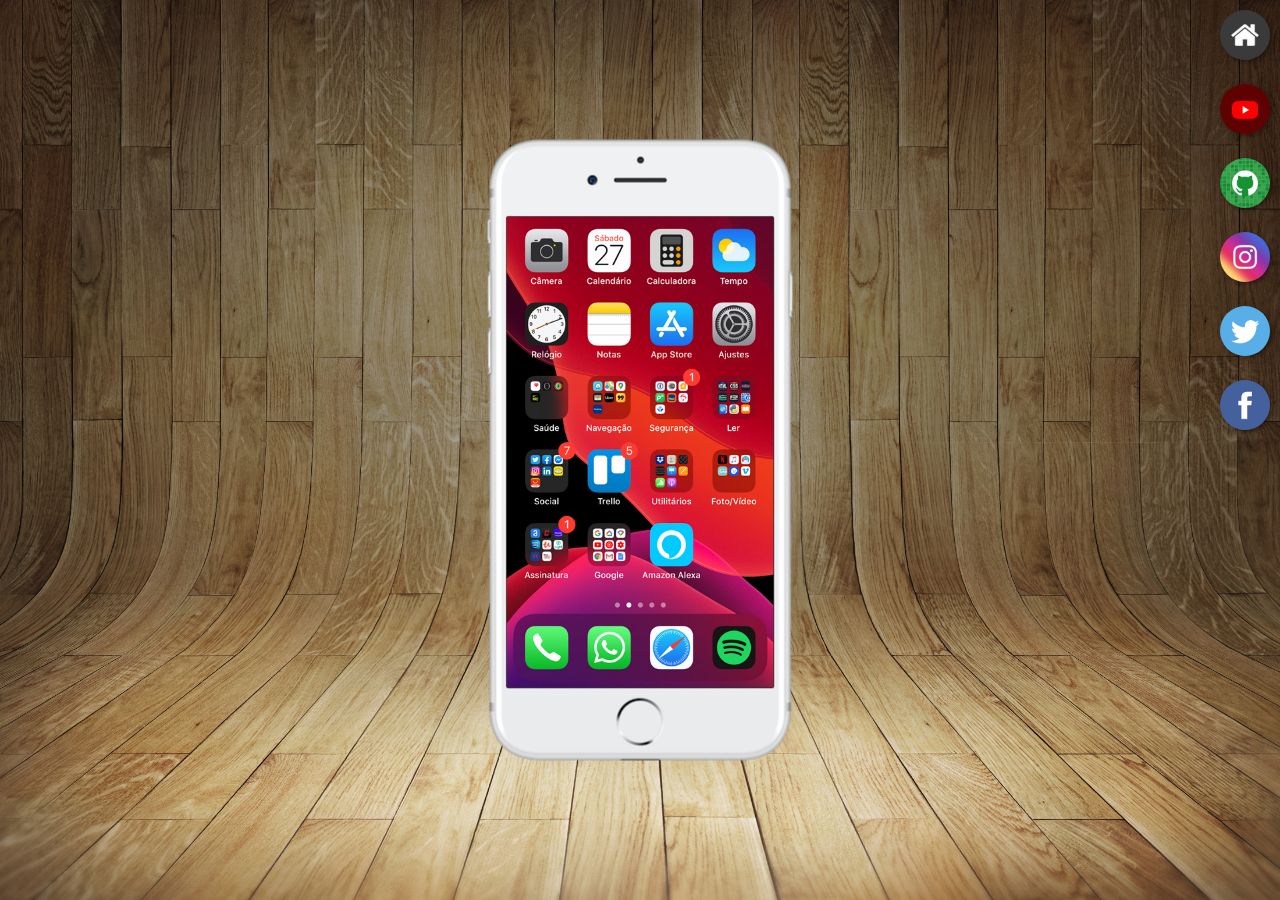
<file: index.html>
<!DOCTYPE html>
<html lang="pt-br">
<head>
    <meta charset="UTF-8">
    <meta name="viewport" content="width=device-width, initial-scale=1.0">
    <link rel="shortcut icon" href="favicon.ico" type="image/x-icon">
    <link rel="stylesheet" href="estilos/style.css">
    <title>Projeto Redes Sociais</title>
</head>
<body>
    <main>
        <section id="telefone">
            <iframe src="home.html" name='tela' id='tela' frameborder="0">
                Seu navegador não é compatível com isso.
            </iframe>
        </section>
        <section id="redes-sociais">
            <a href="home.html" target='tela'>
                <img src="imagens/logo-home.jpg" alt="Home">
            </a><br>
            <a href="youtube.html" target='tela'>
                <img src="imagens/logo-youtube.jpg" alt="YouTube">
            </a><br>
            <a href="github.html" target='tela'>
                <img src="imagens/logo-github.jpg" alt="GitHub">
            </a><br>
            <a href="instagram.html" target='tela'>
                <img src="imagens/logo-instagram.jpg" alt="Instagram">
            </a><br>
            <a href="twitter.html" target='tela'>
                <img src="imagens/logo-twitter.jpg" alt="Twitter">
            </a><br>
            <a href="facebook.html" target='tela'>
                <img src="imagens/logo-facebook.jpg" alt="Facebook">
            </a>
        </section>
    </main>
</body>
</html>
</file>
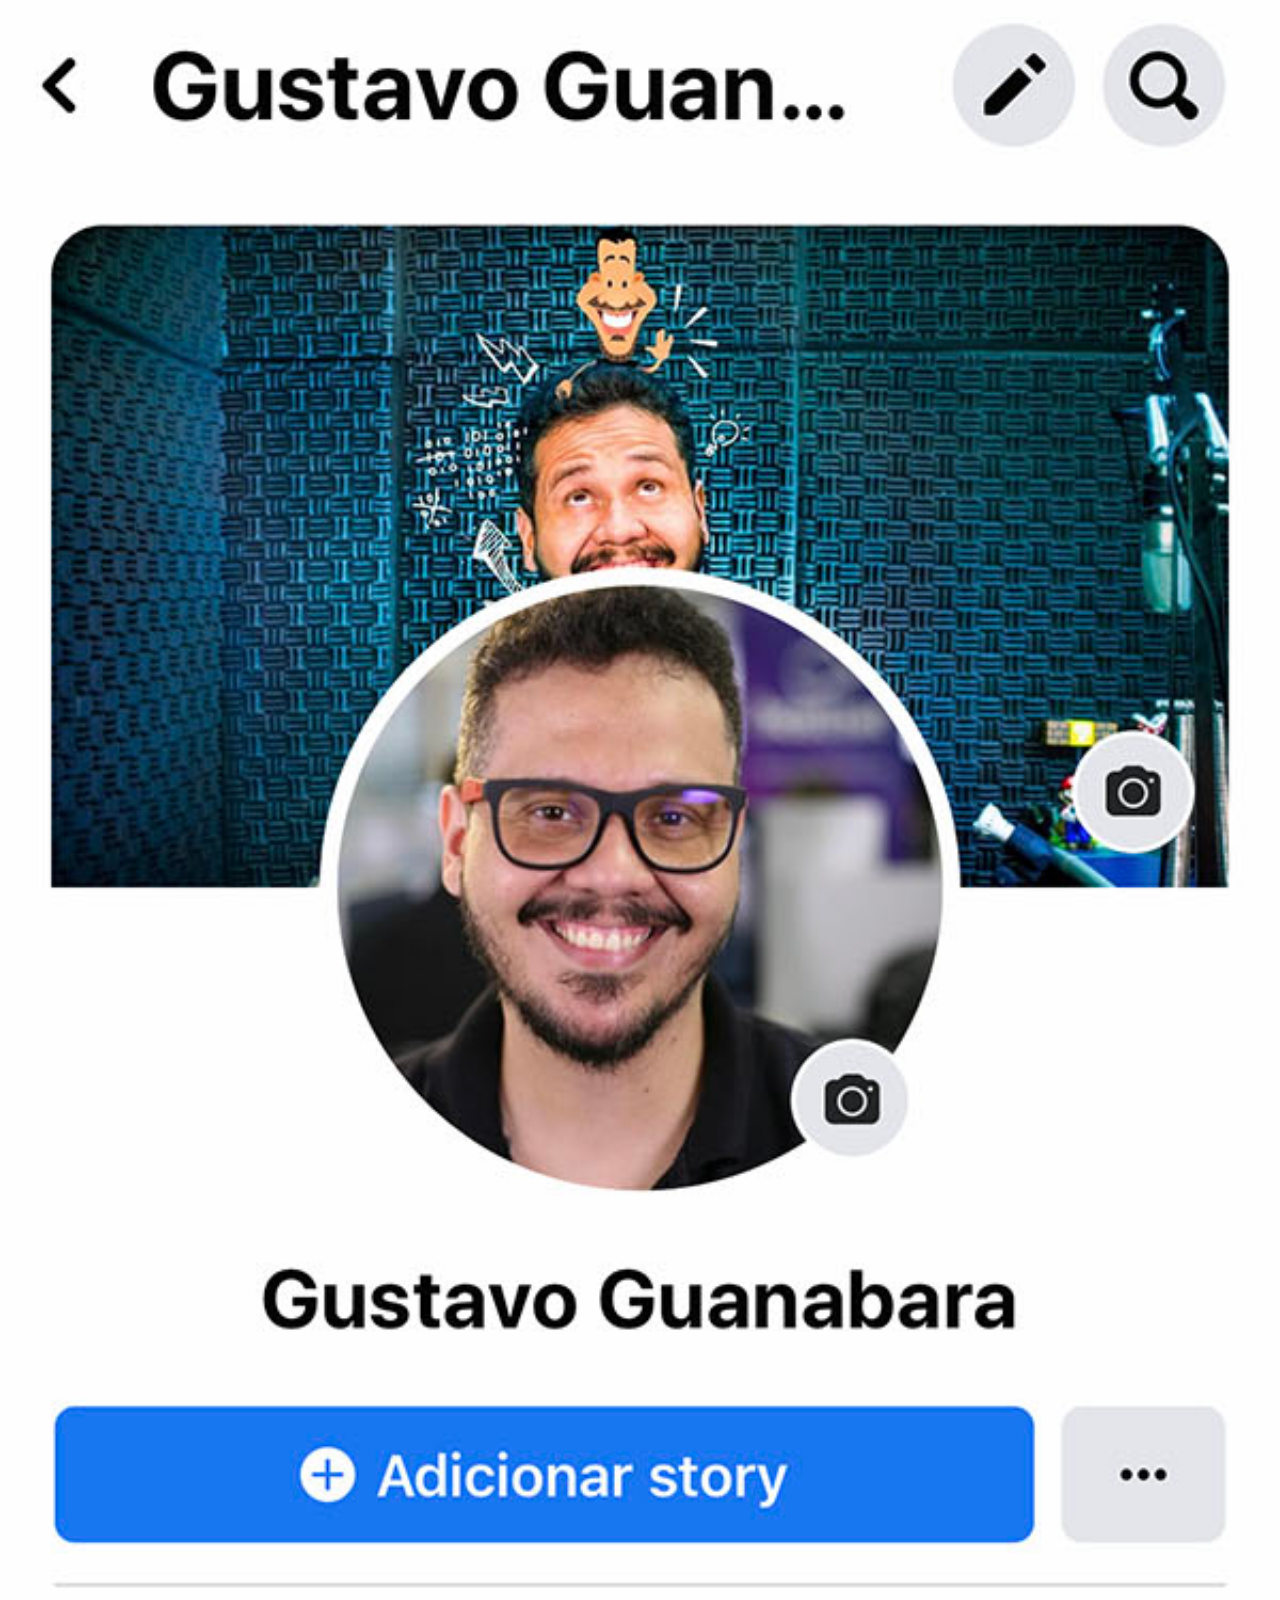
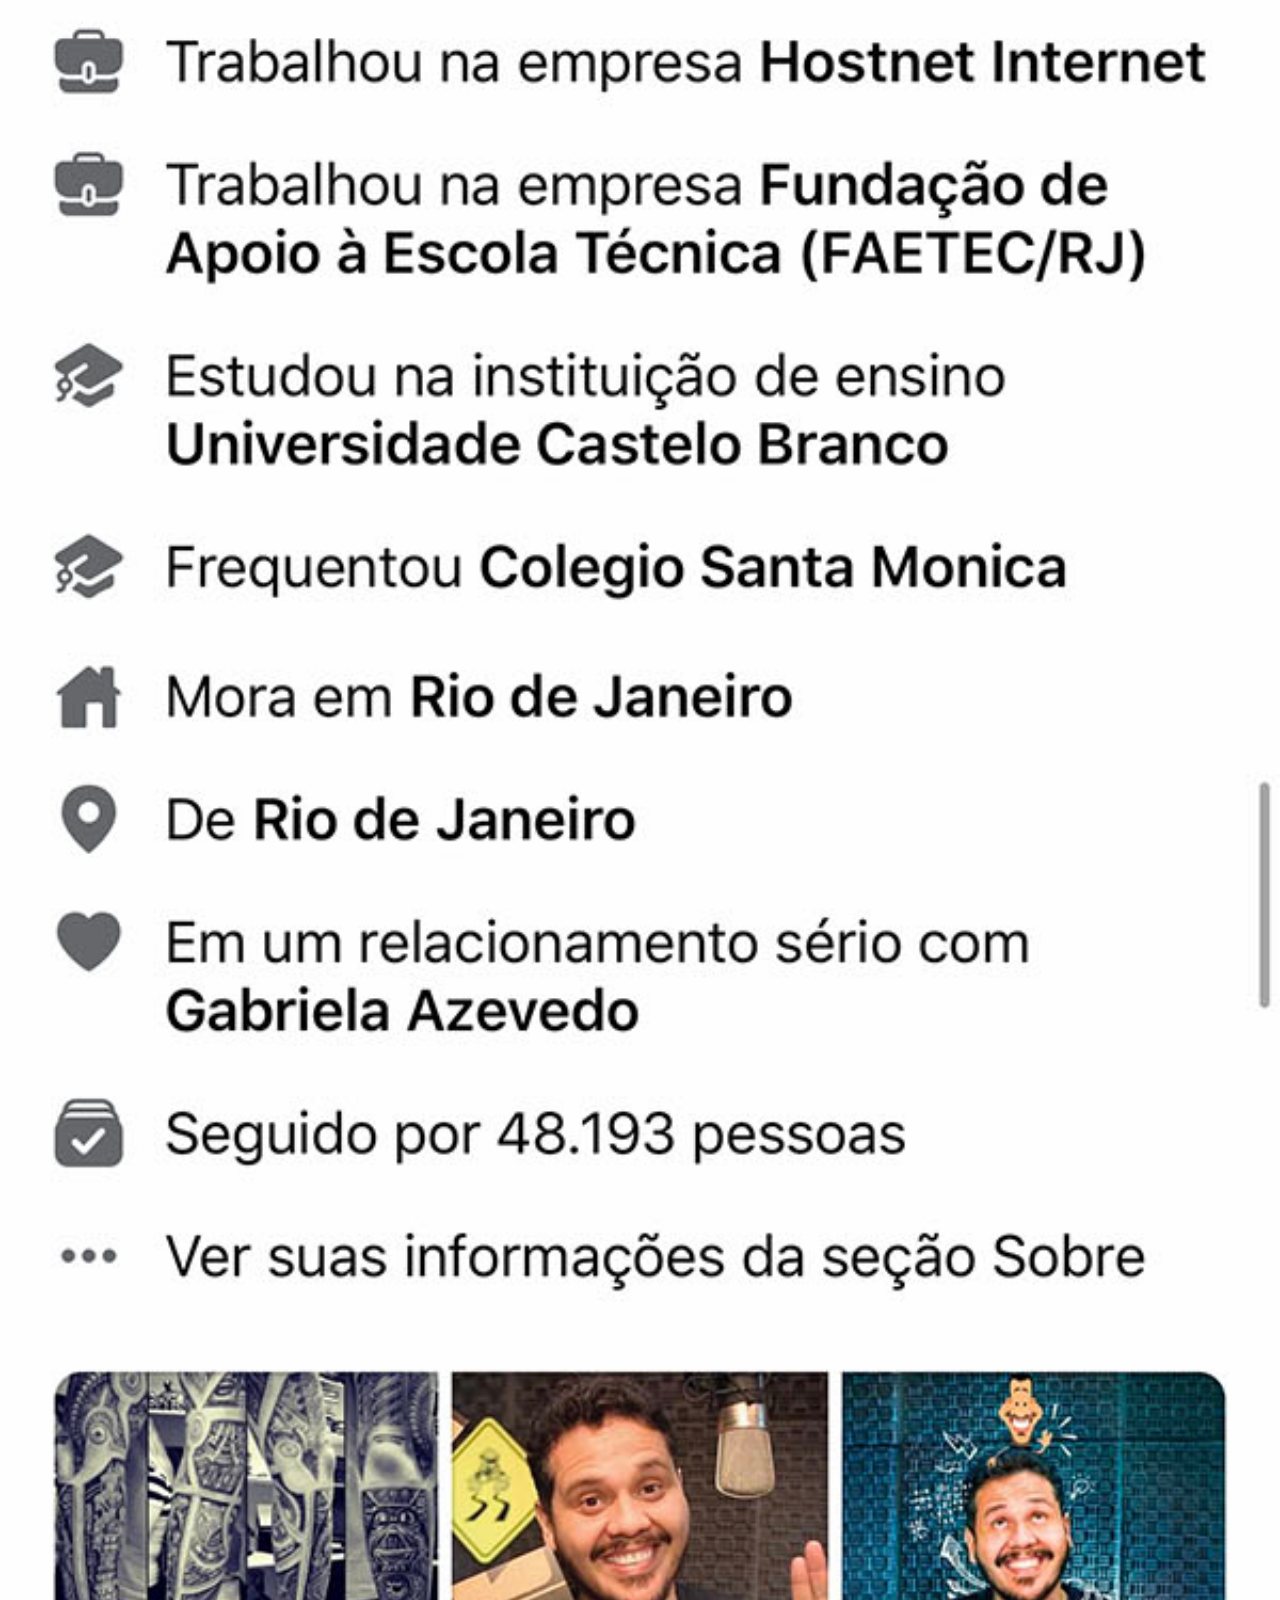
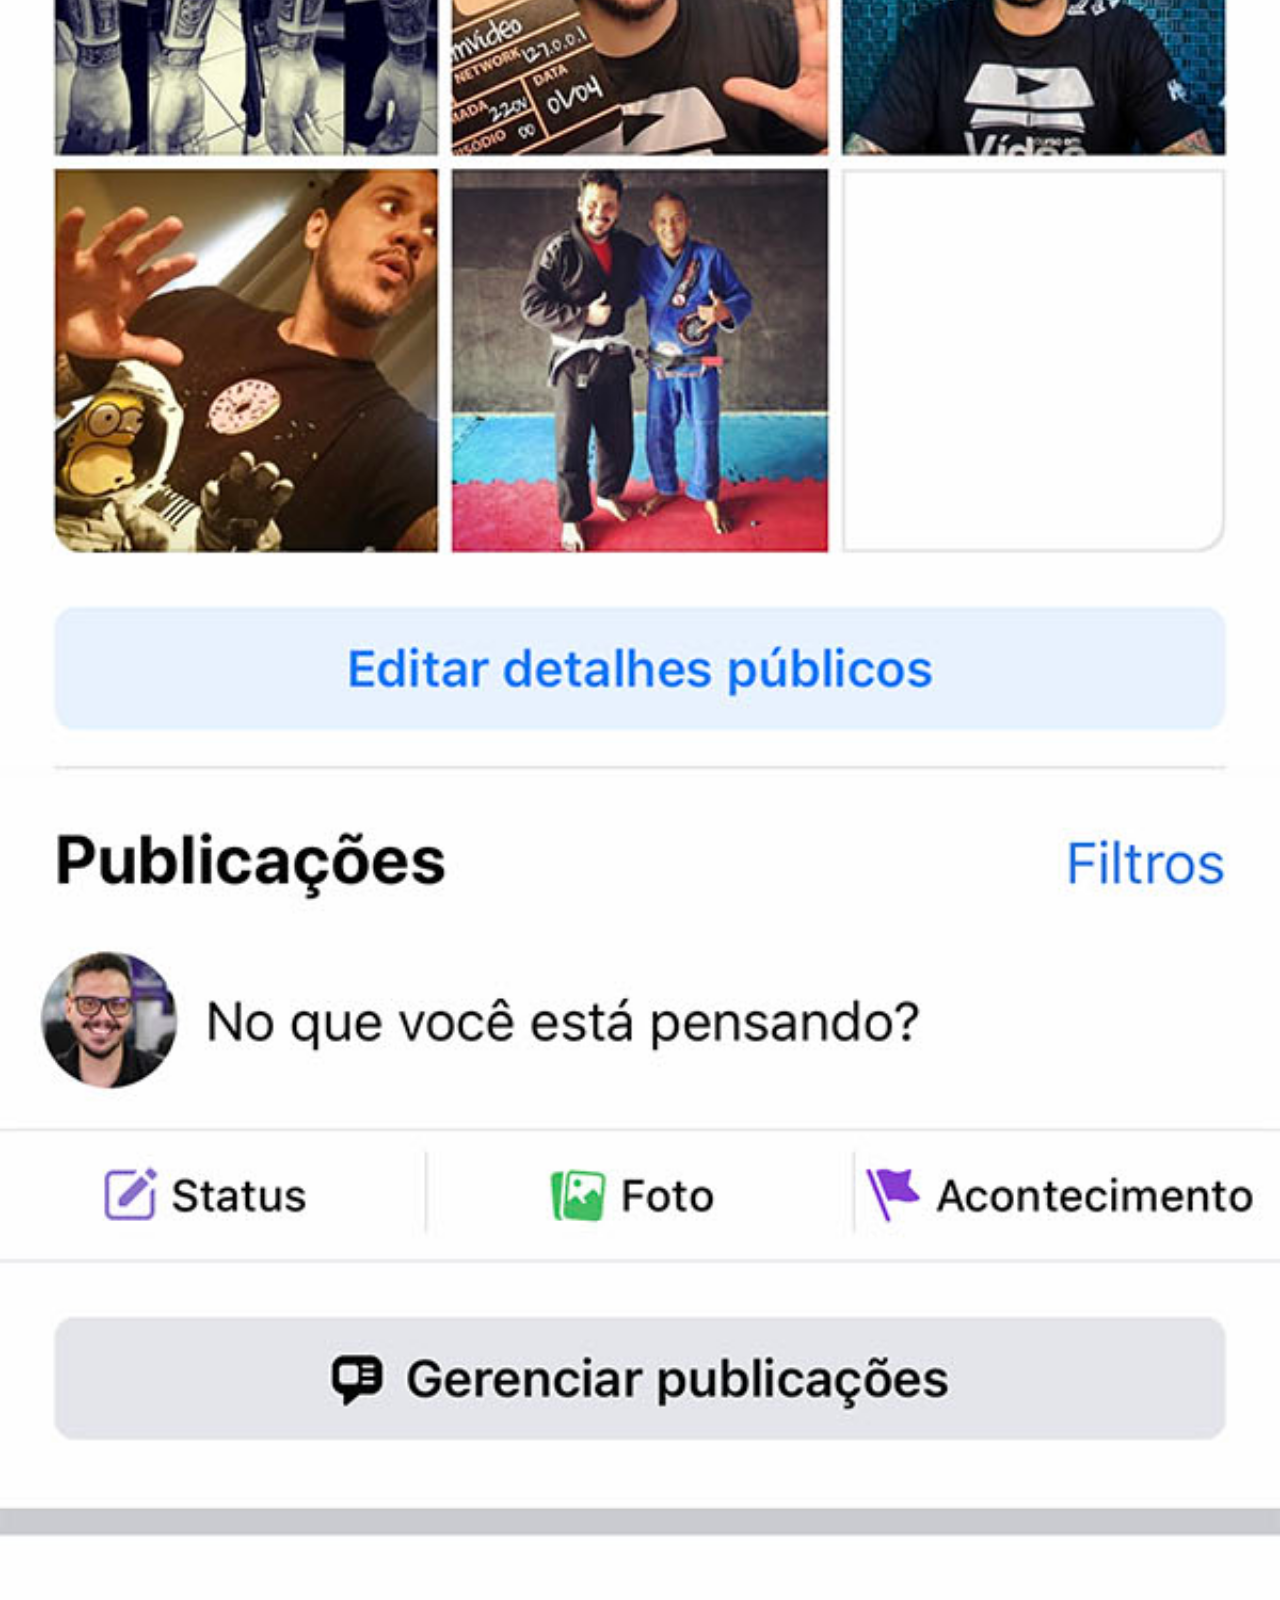
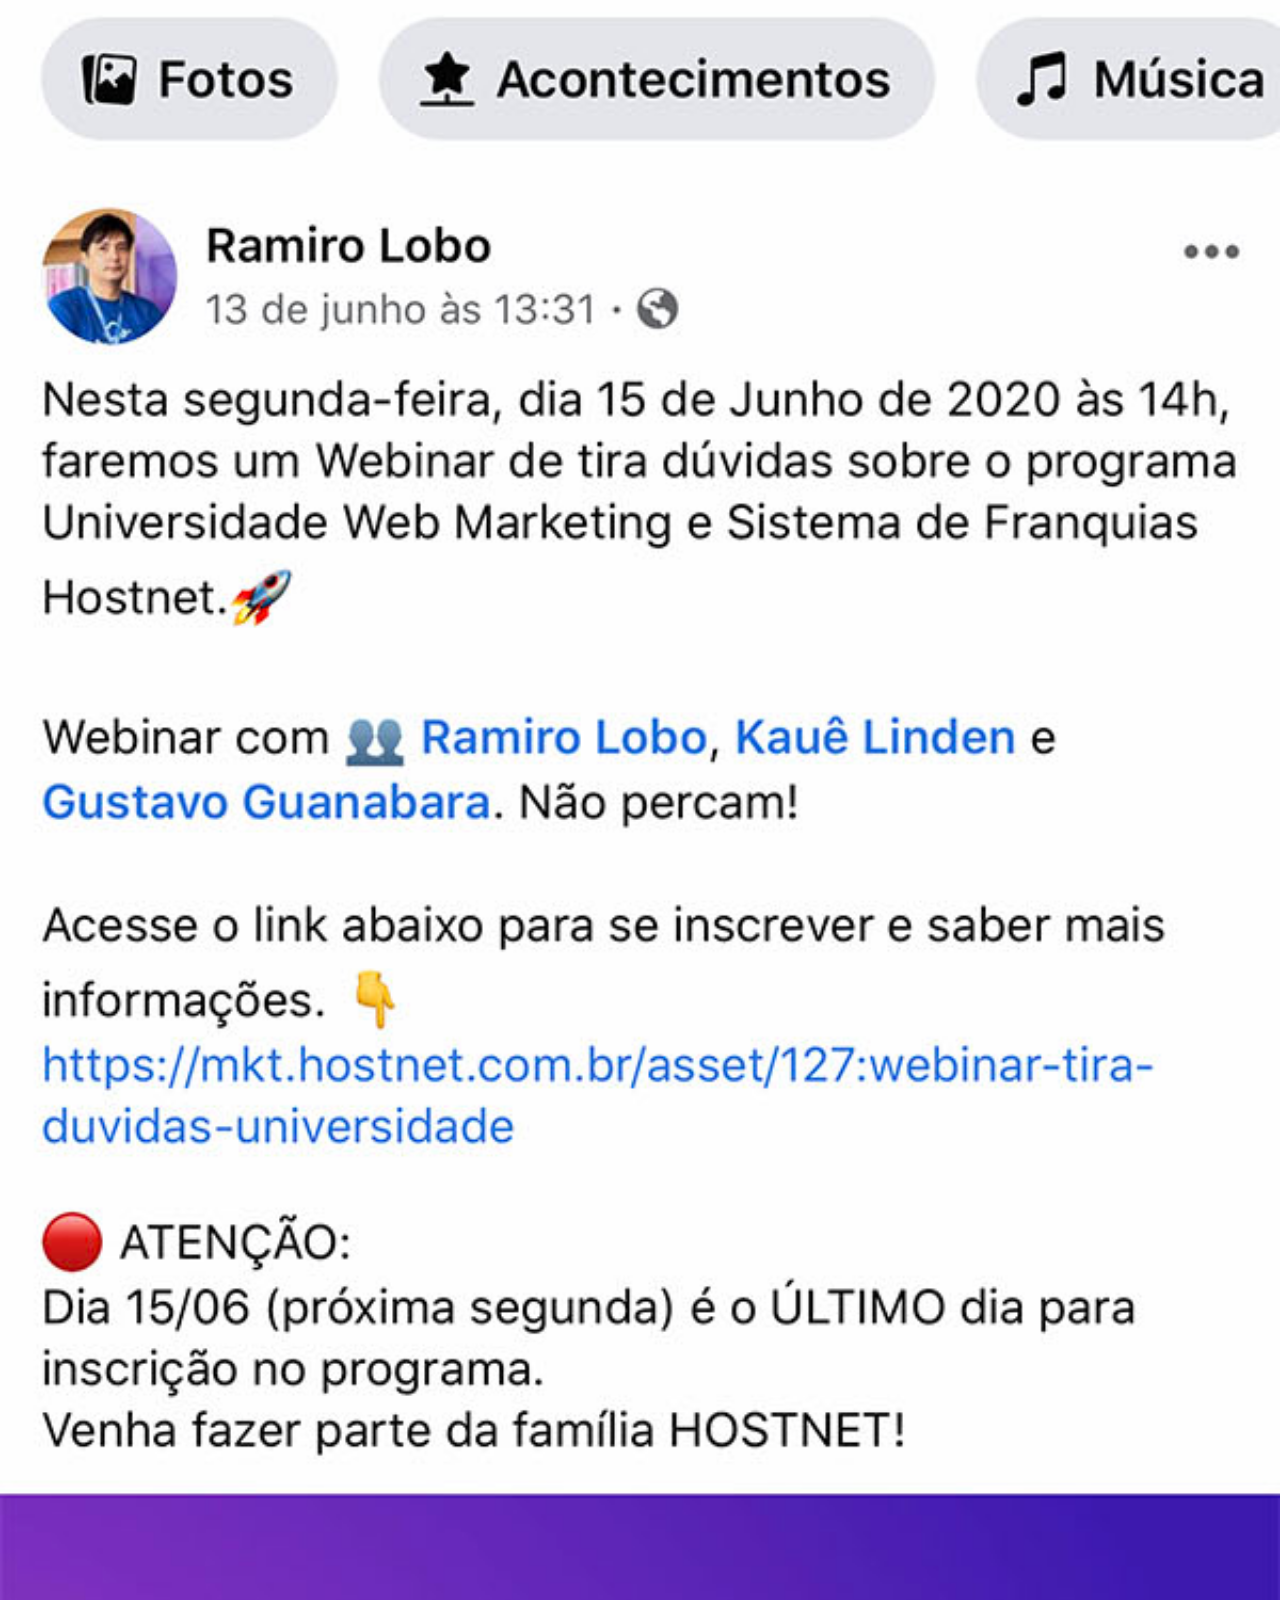
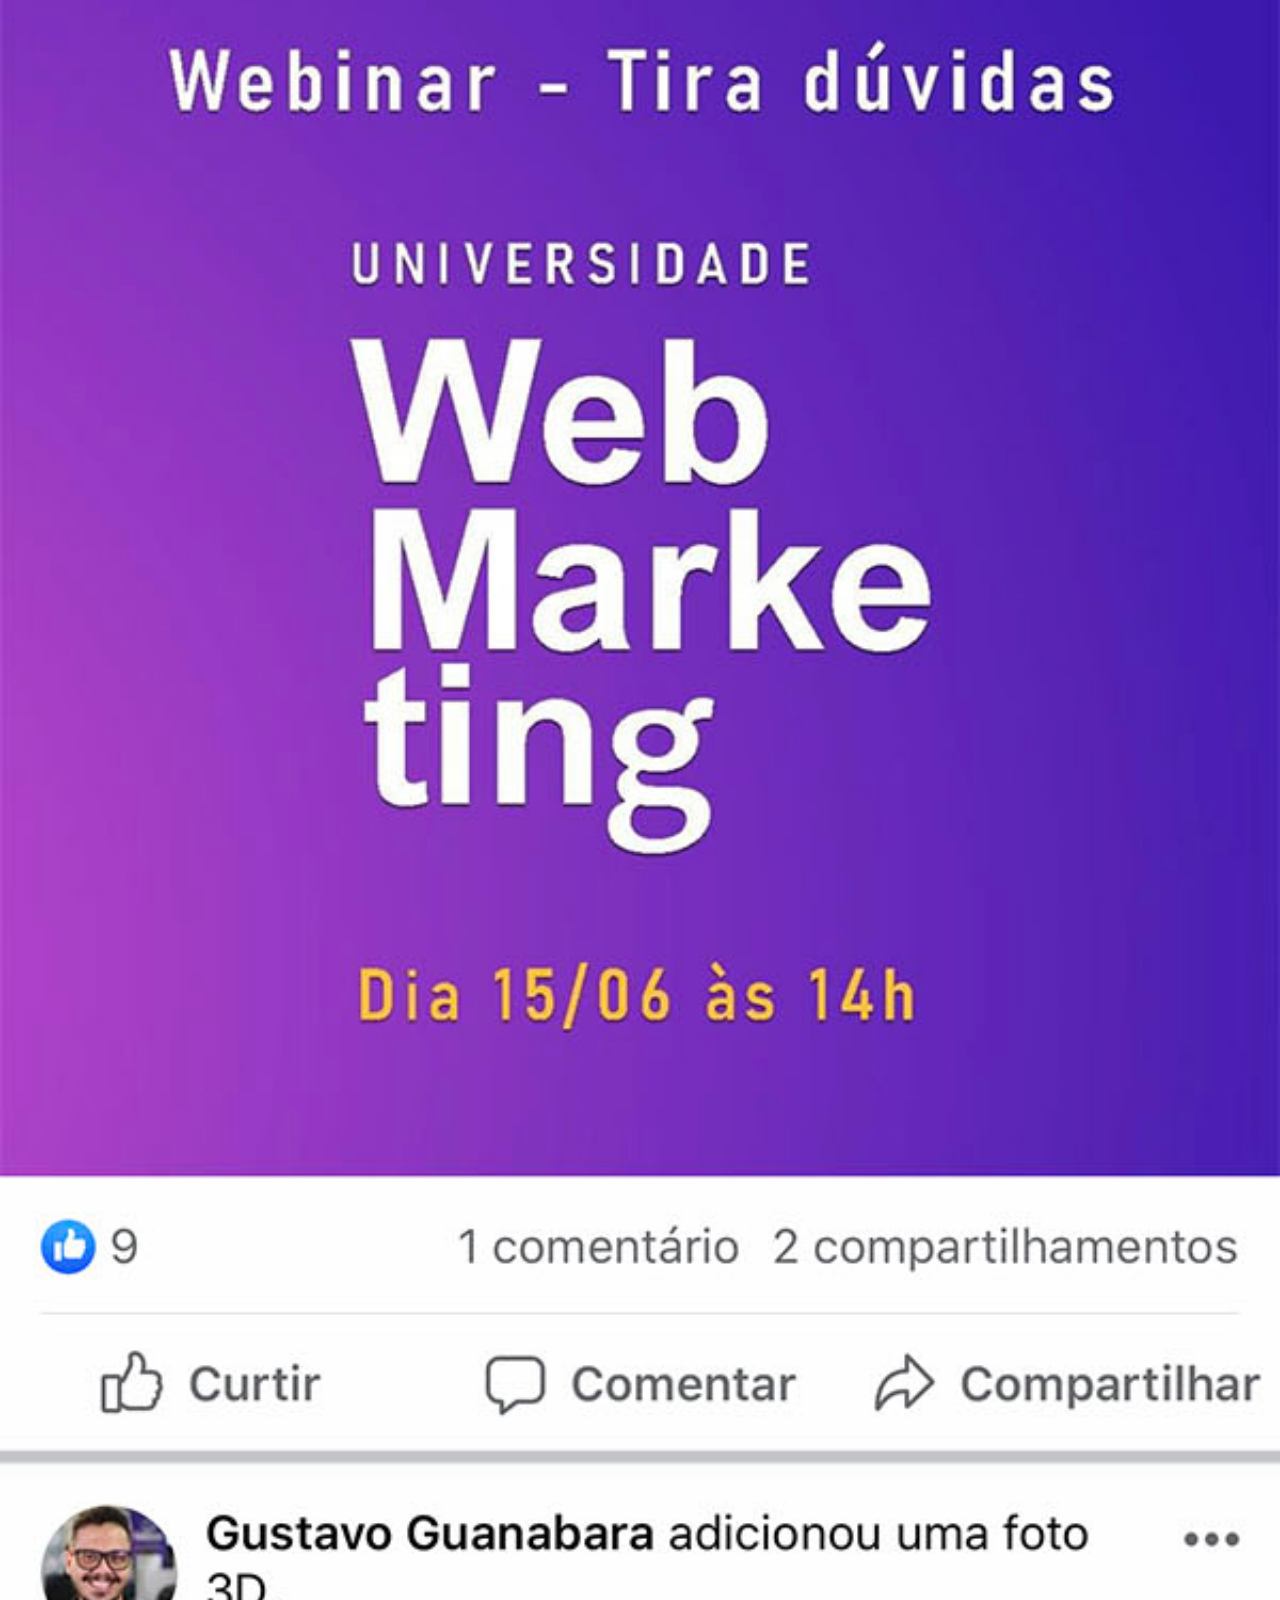
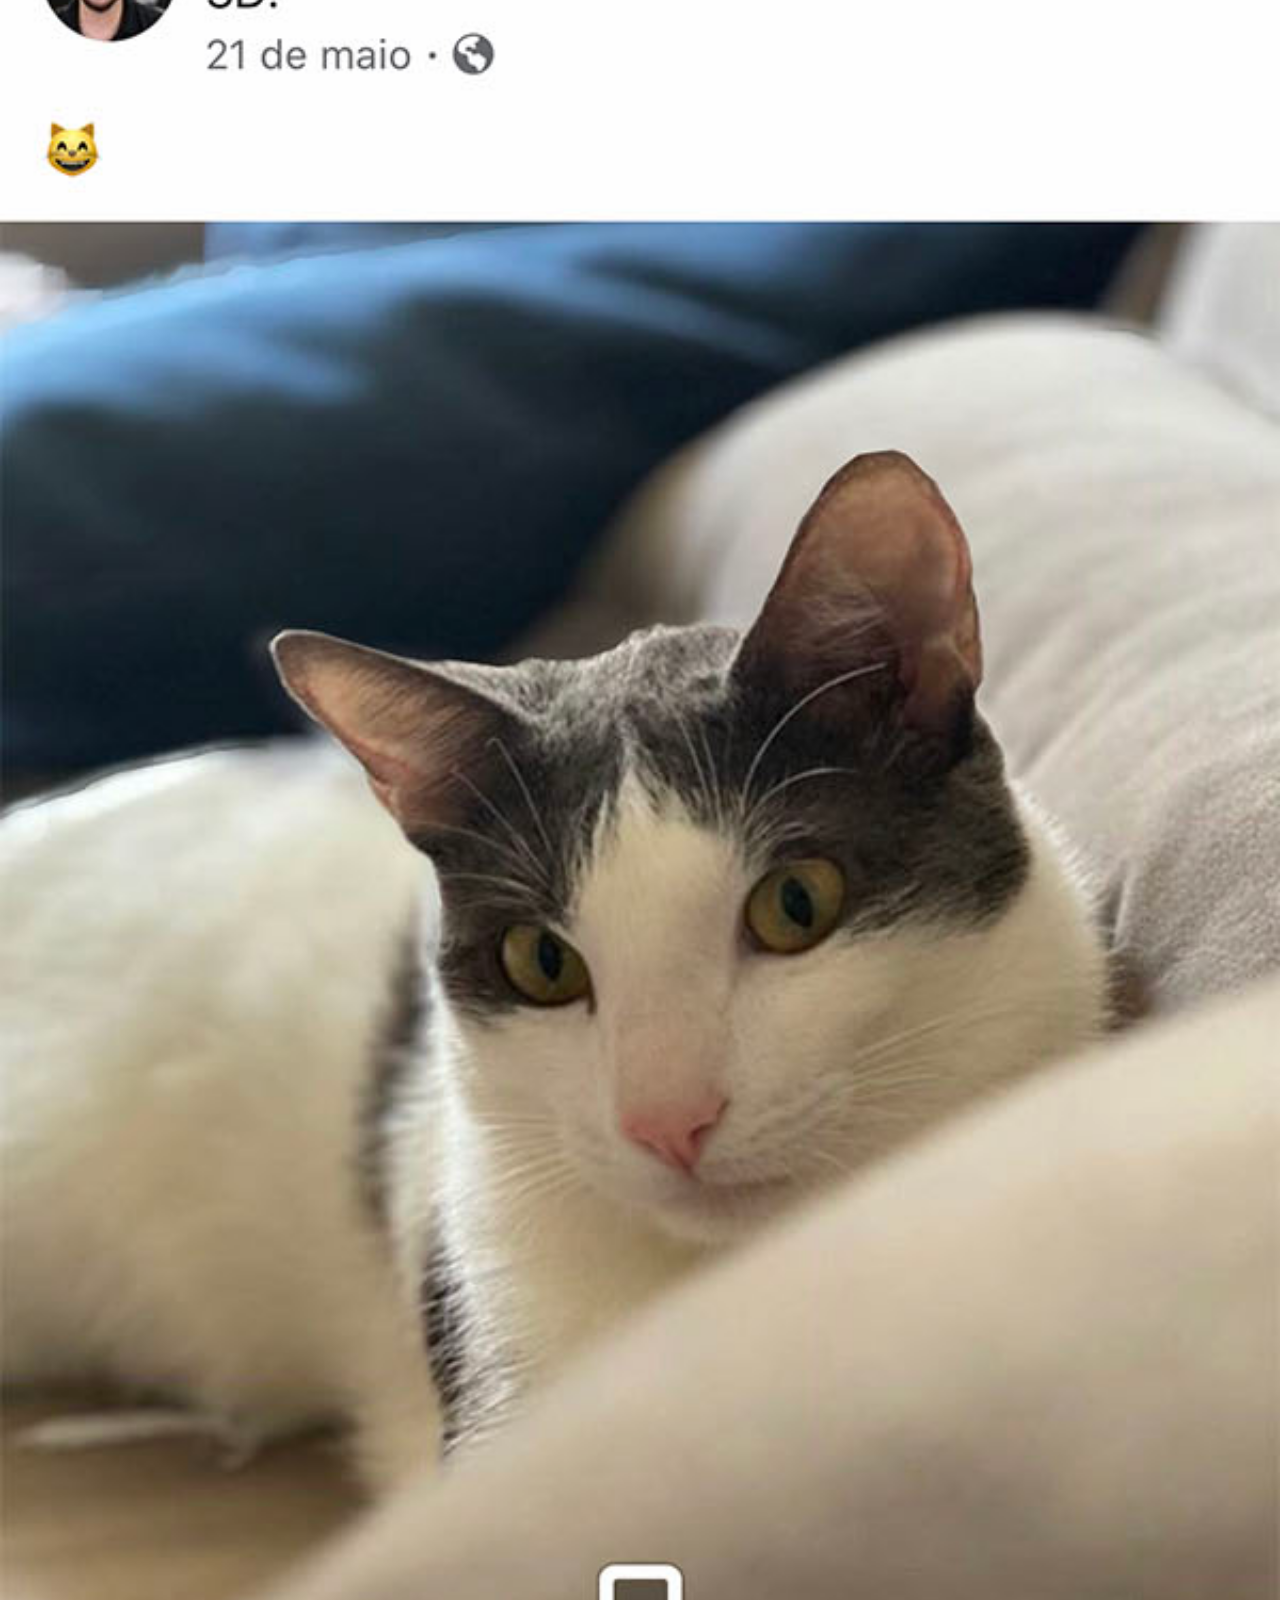
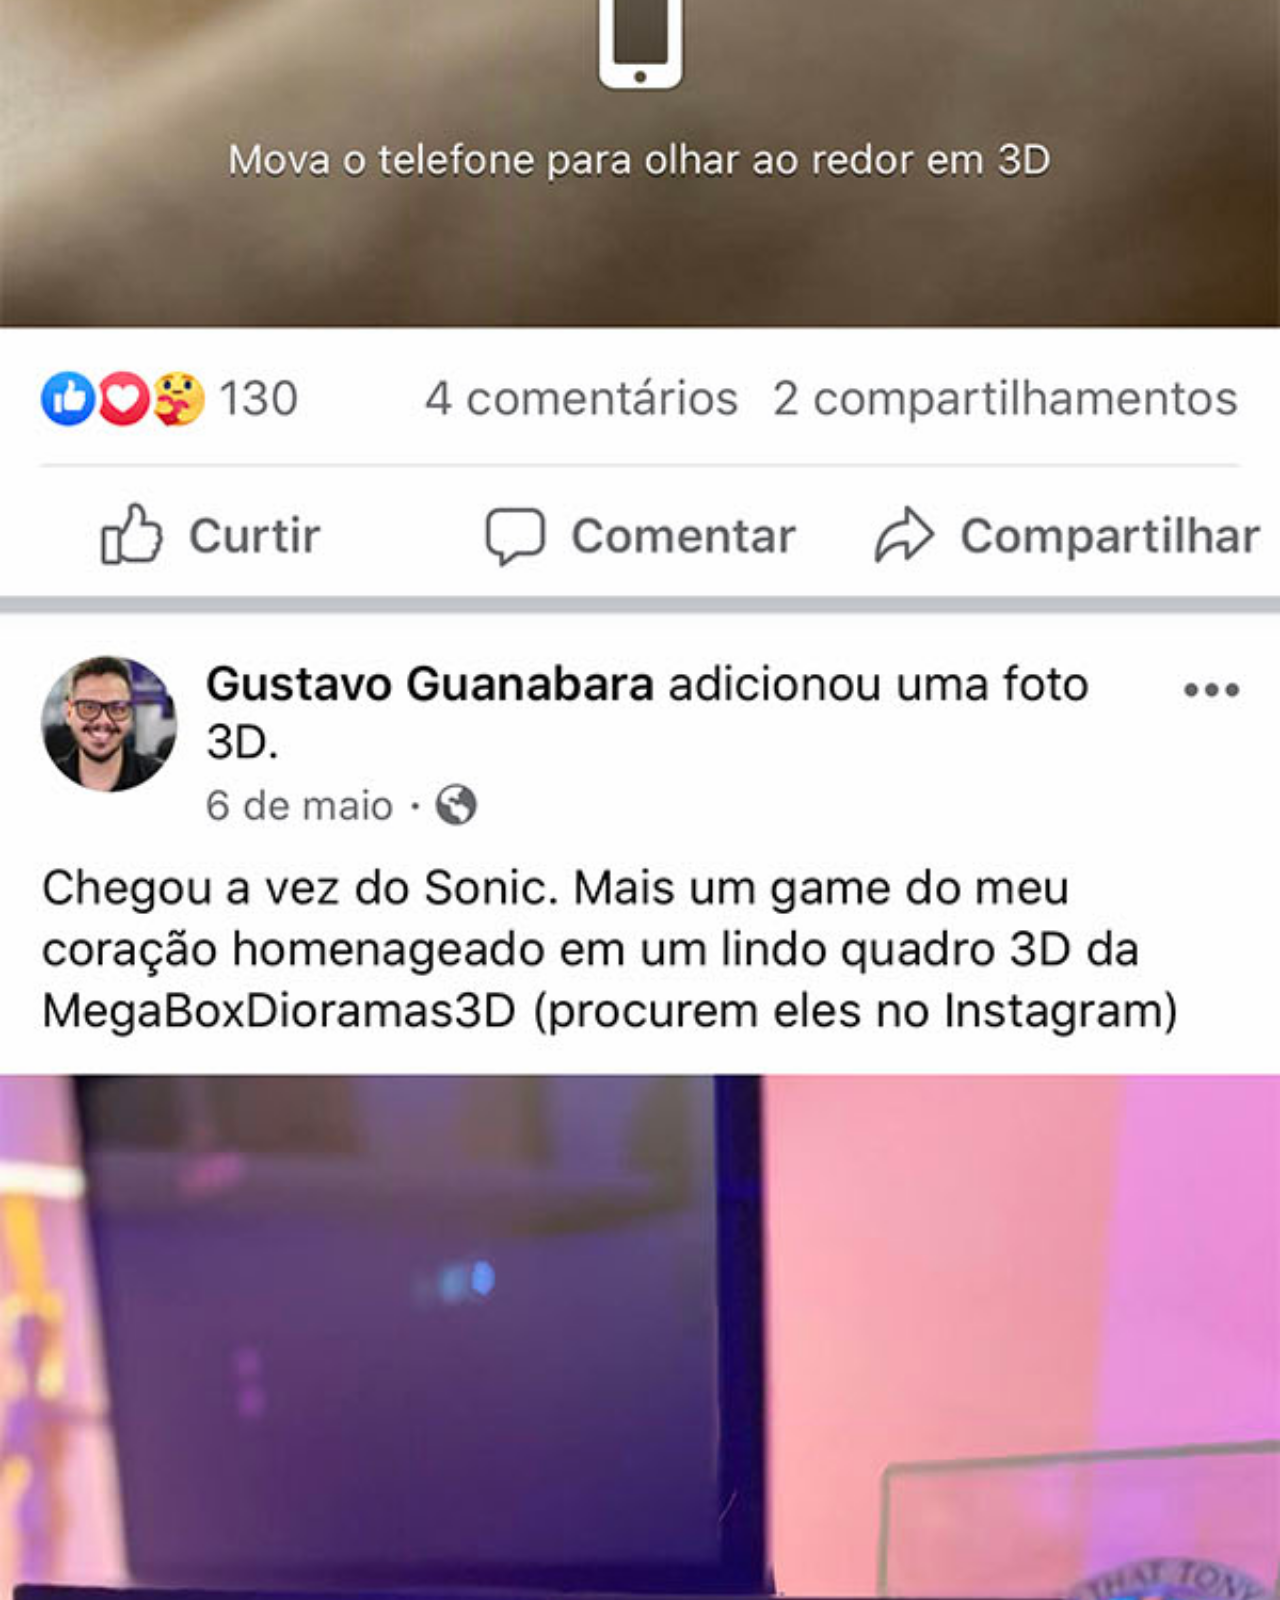
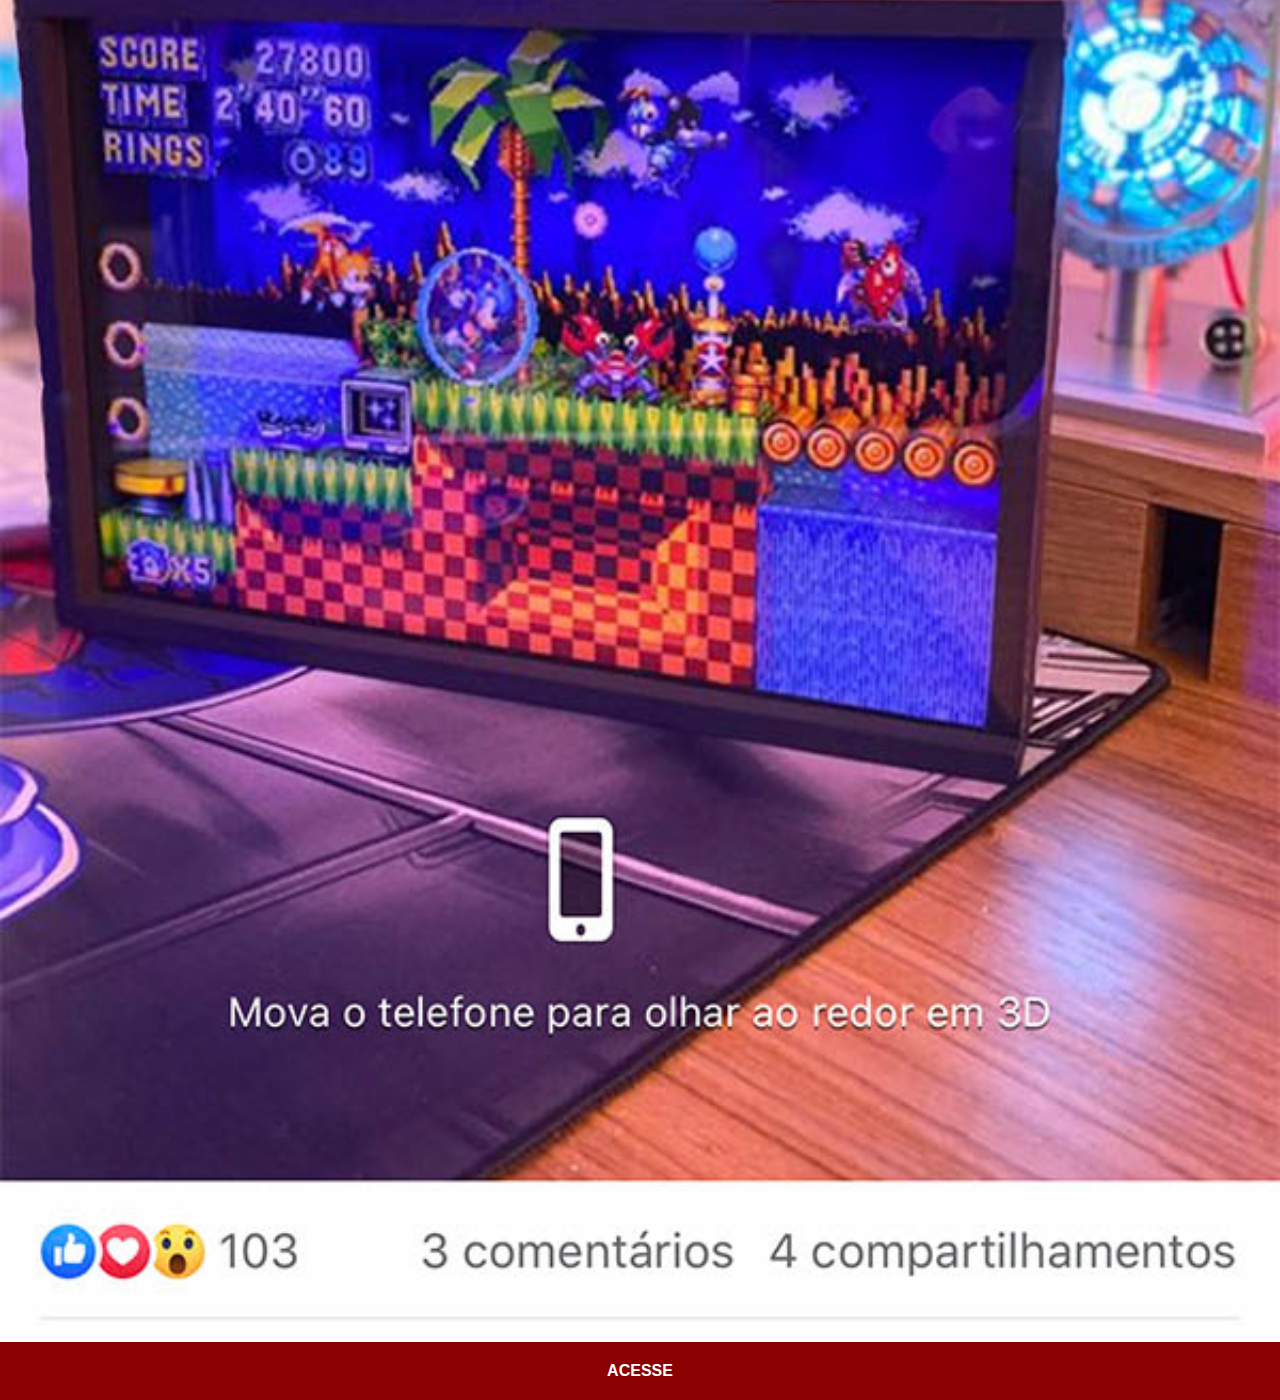
<file: facebook.html>
<!DOCTYPE html>
<html lang="pt-br">
<head>
    <meta charset="UTF-8">
    <meta name="viewport" content="width=device-width, initial-scale=1.0">
    <title>Facebook</title>
    <link rel="stylesheet" href="estilos/social.css">
</head>
<body>
    <img src="imagens/tela-facebook.jpg" alt="Facebook">
    <a href="https://www.facebook.com/gustavoguanabara/" target='_blank'>ACESSE</a>
</body>
</html>
</file>
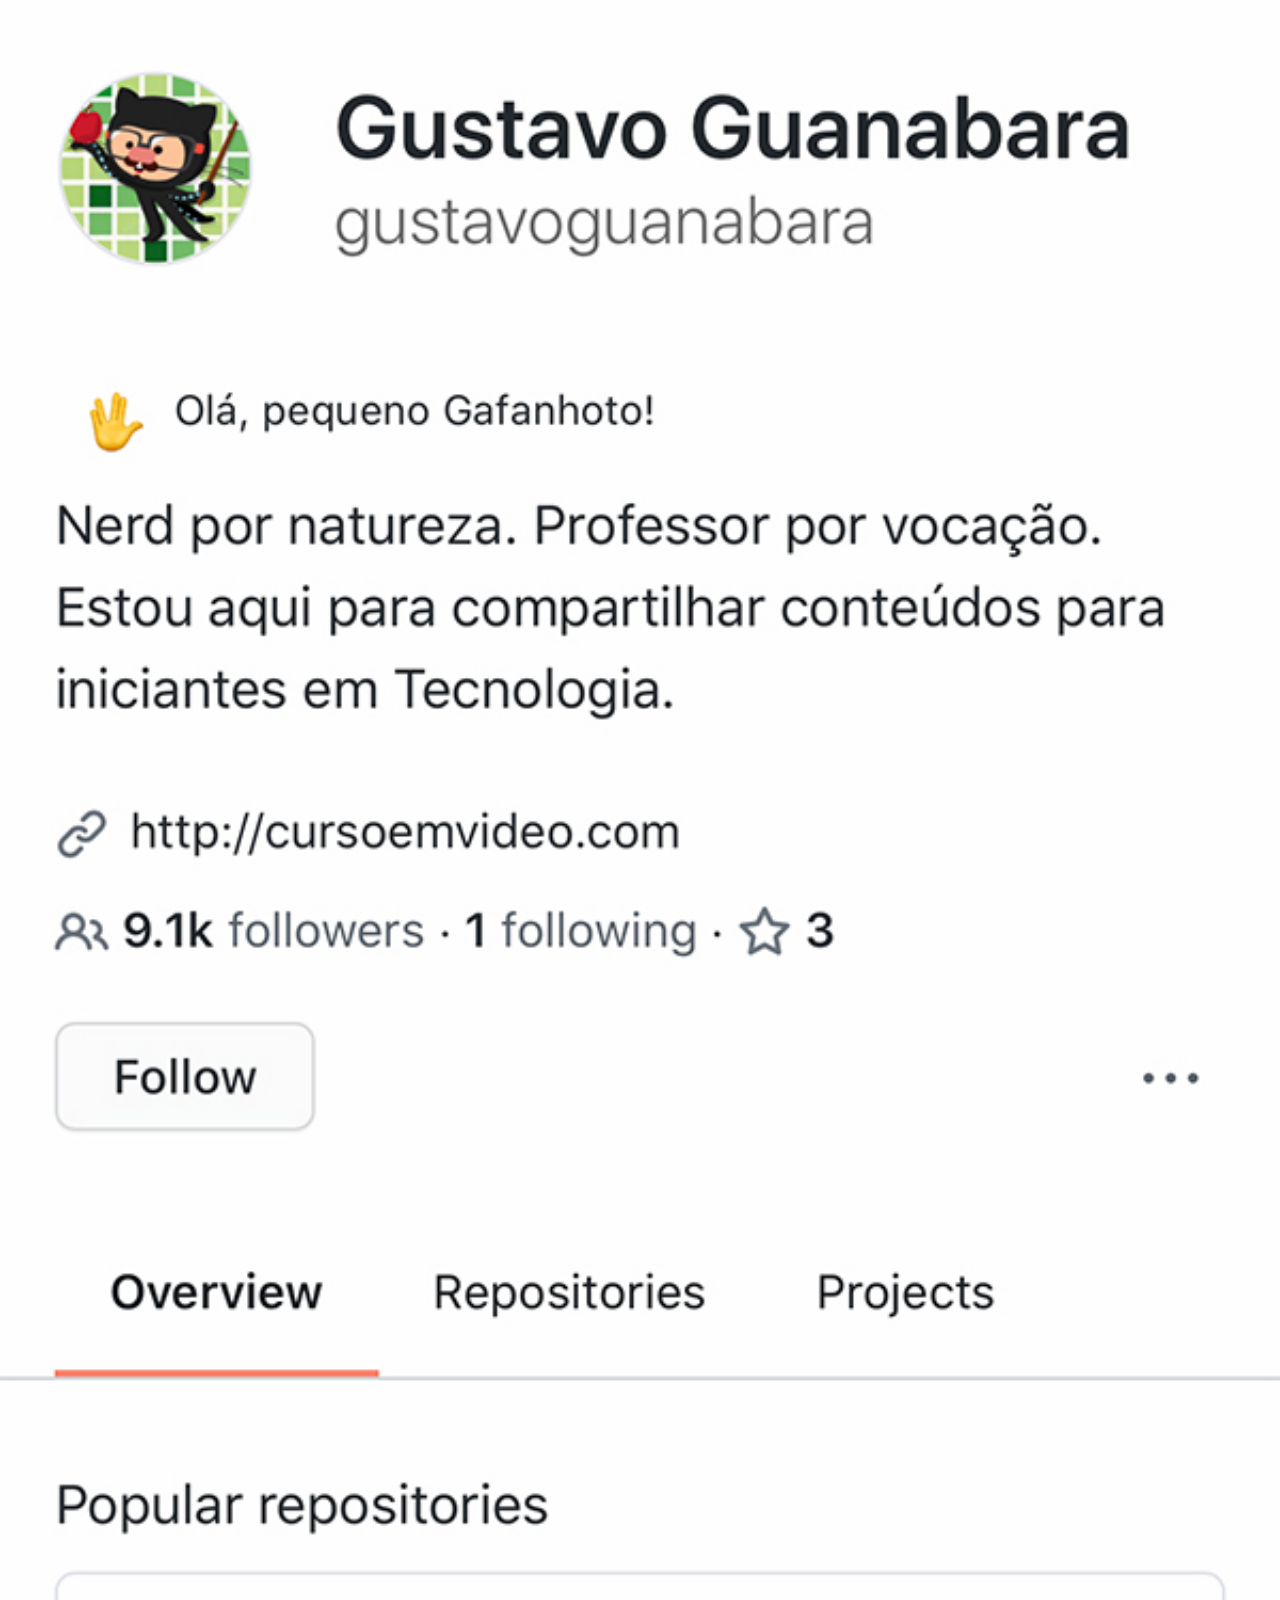
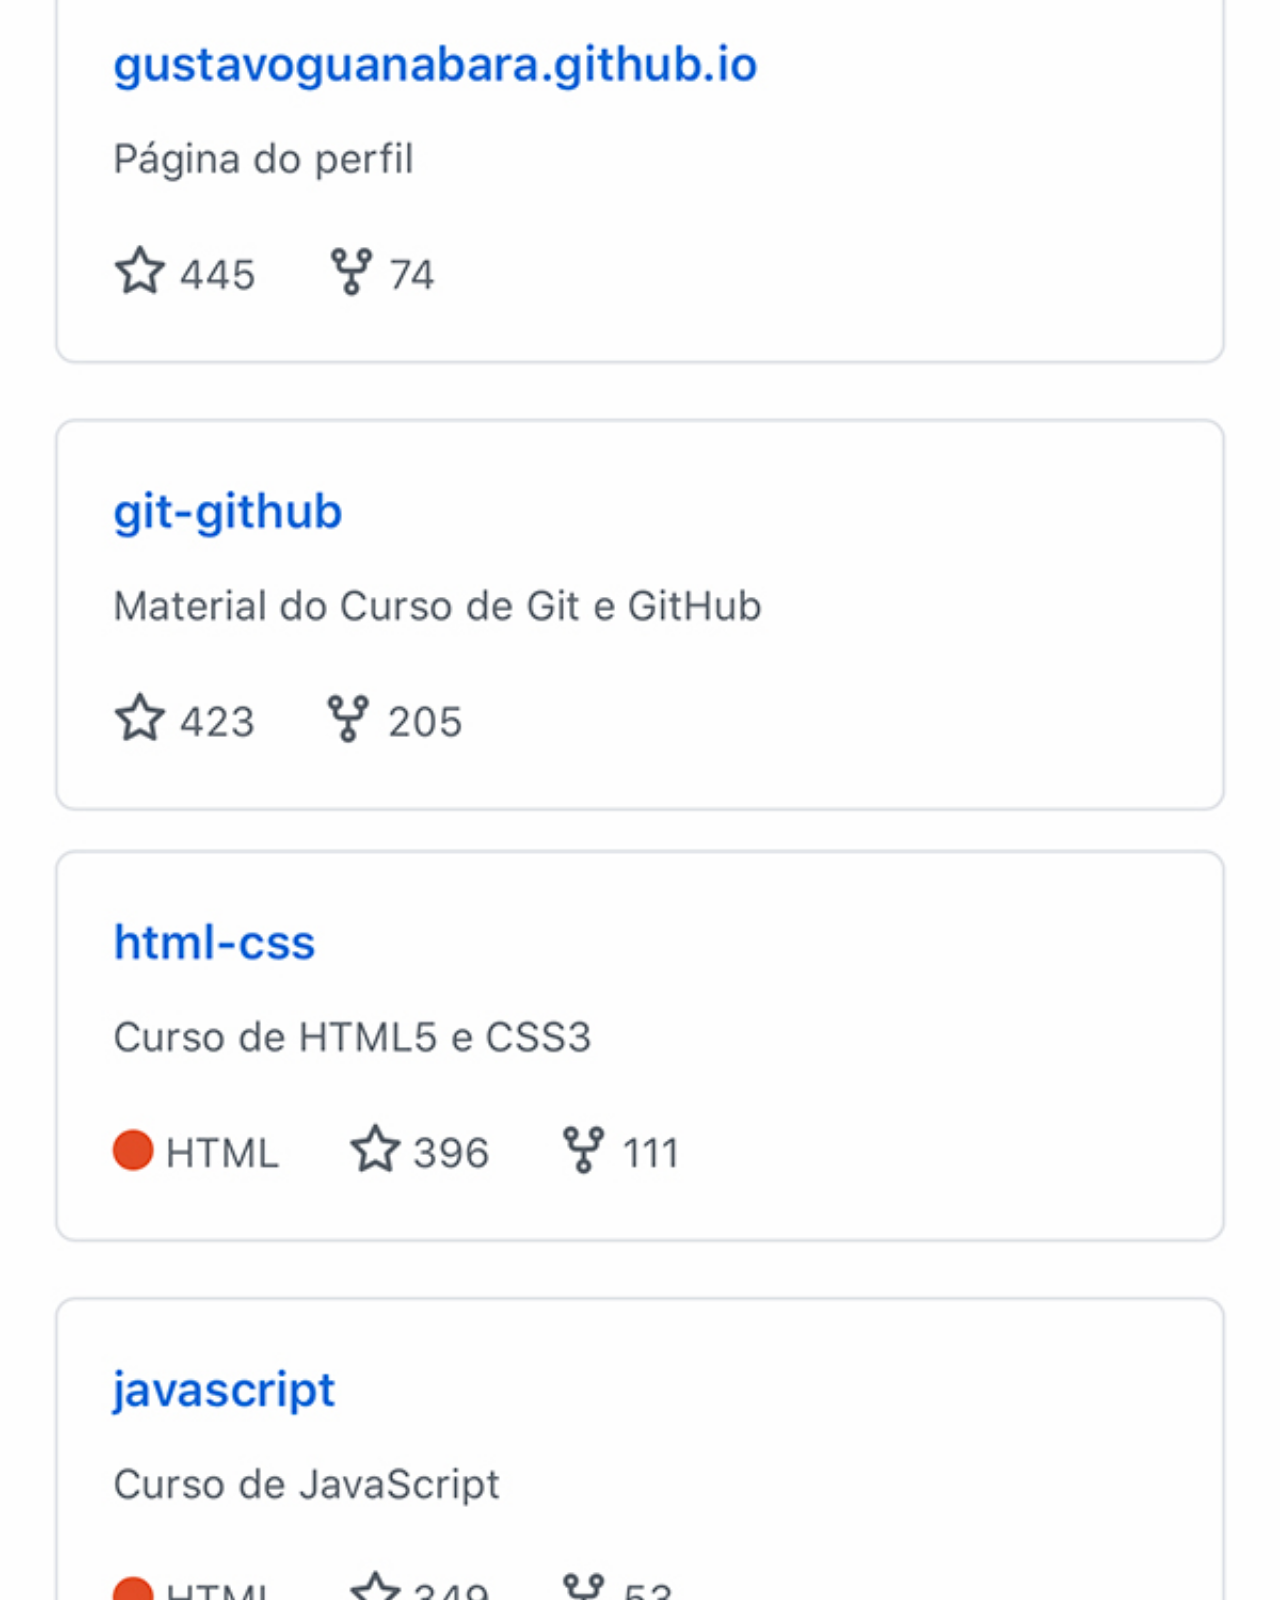
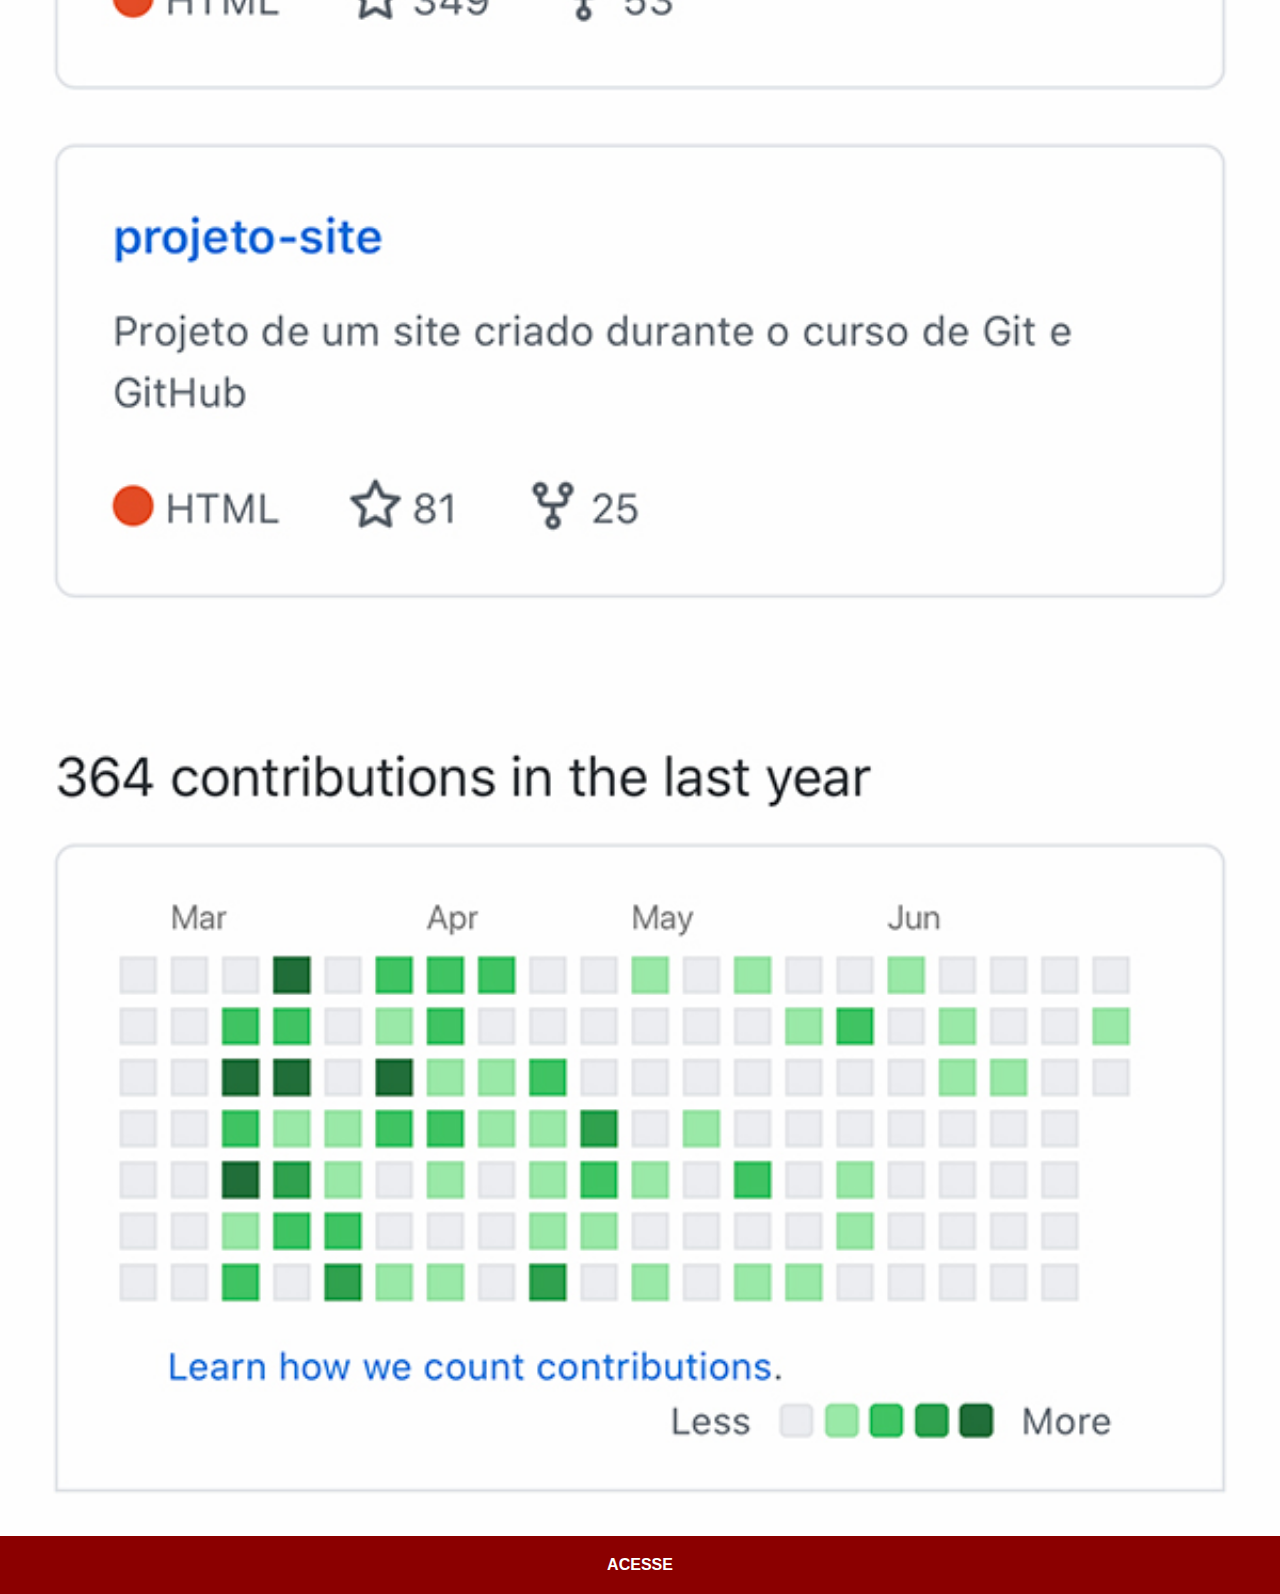
<file: github.html>
<!DOCTYPE html>
<html lang="pt-br">
<head>
    <meta charset="UTF-8">
    <meta name="viewport" content="width=device-width, initial-scale=1.0">
    <title>GitHub</title>
    <link rel="stylesheet" href="estilos/social.css">
</head>
<body>
    <img src="imagens/tela-github.jpg" alt="GitHub">
    <a href="https://github.com/gustavoguanabara/" target="_blank">ACESSE</a>
</body>
</html>
</file>
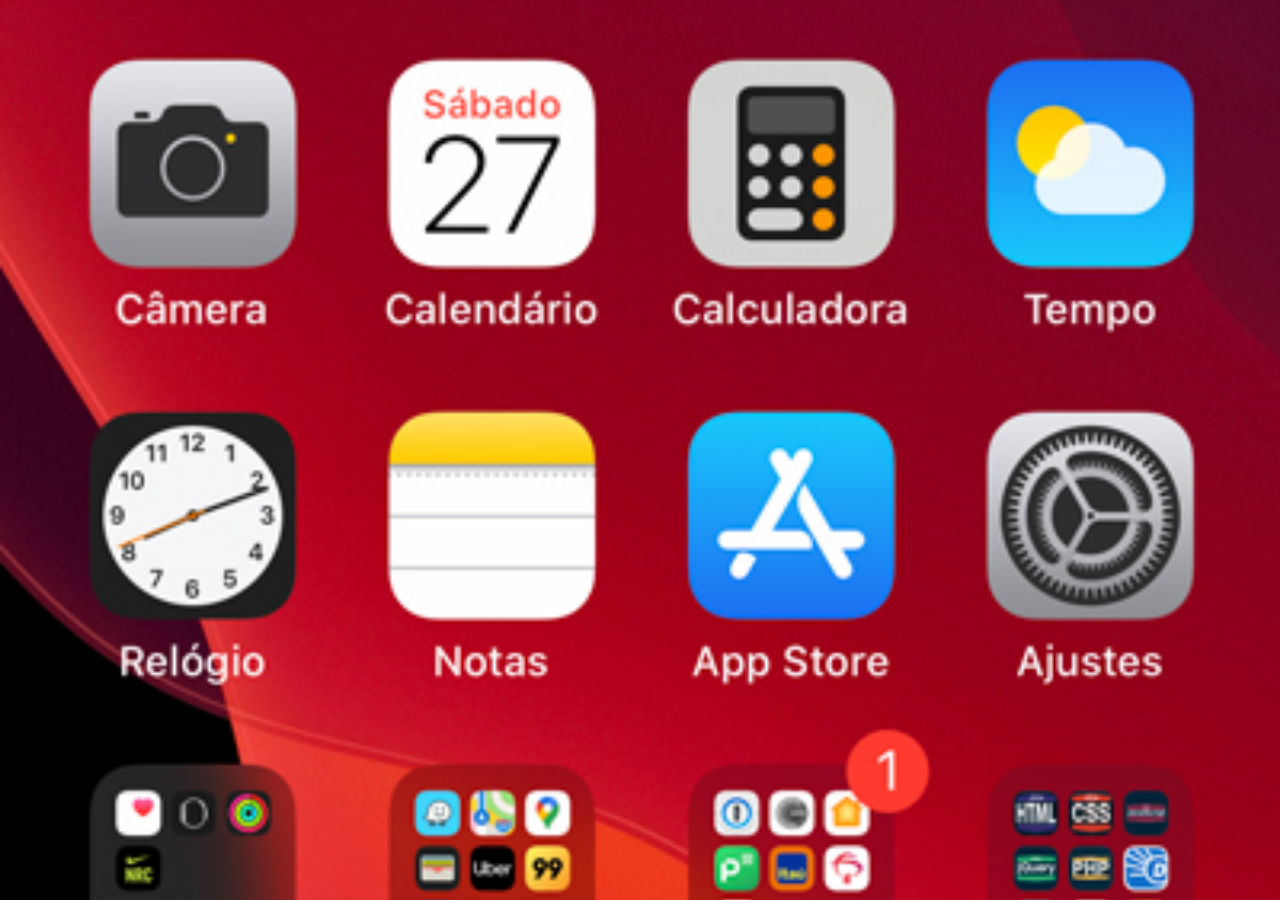
<file: home.html>
<!DOCTYPE html>
<html lang="pt-br">
<head>
    <meta charset="UTF-8">
    <meta http-equiv="X-UA-Compatible" content="IE=edge">
    <meta name="viewport" content="width=device-width, initial-scale=1.0">
    <title>Home</title>
    <style>
        * {
            margin: 0;
            padding: 0;
        }

        body {
            width: 100vw;
            height: 100vh;
            background: black url(imagens/tela-home.jpg) no-repeat top center;
            background-size: cover;
        }
    </style>
</head>
<body>
    
</body>
</html>
</file>
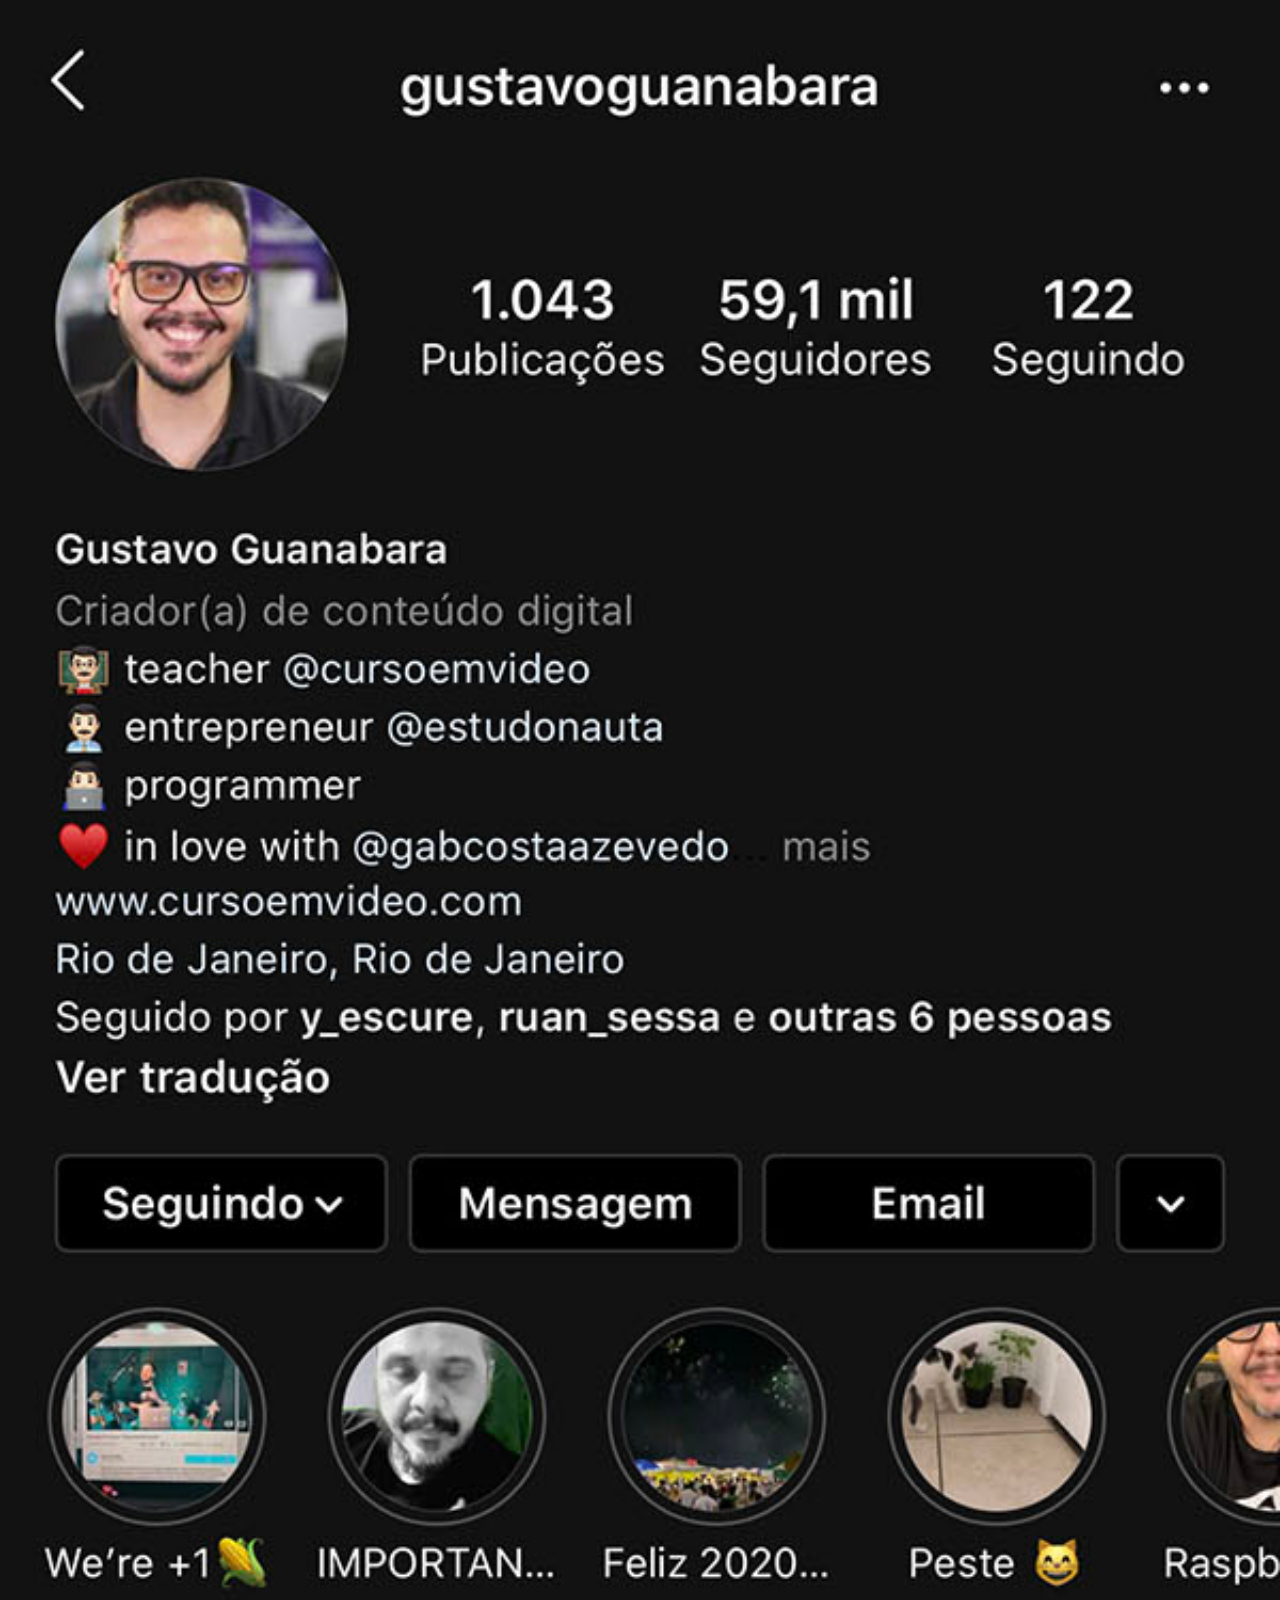
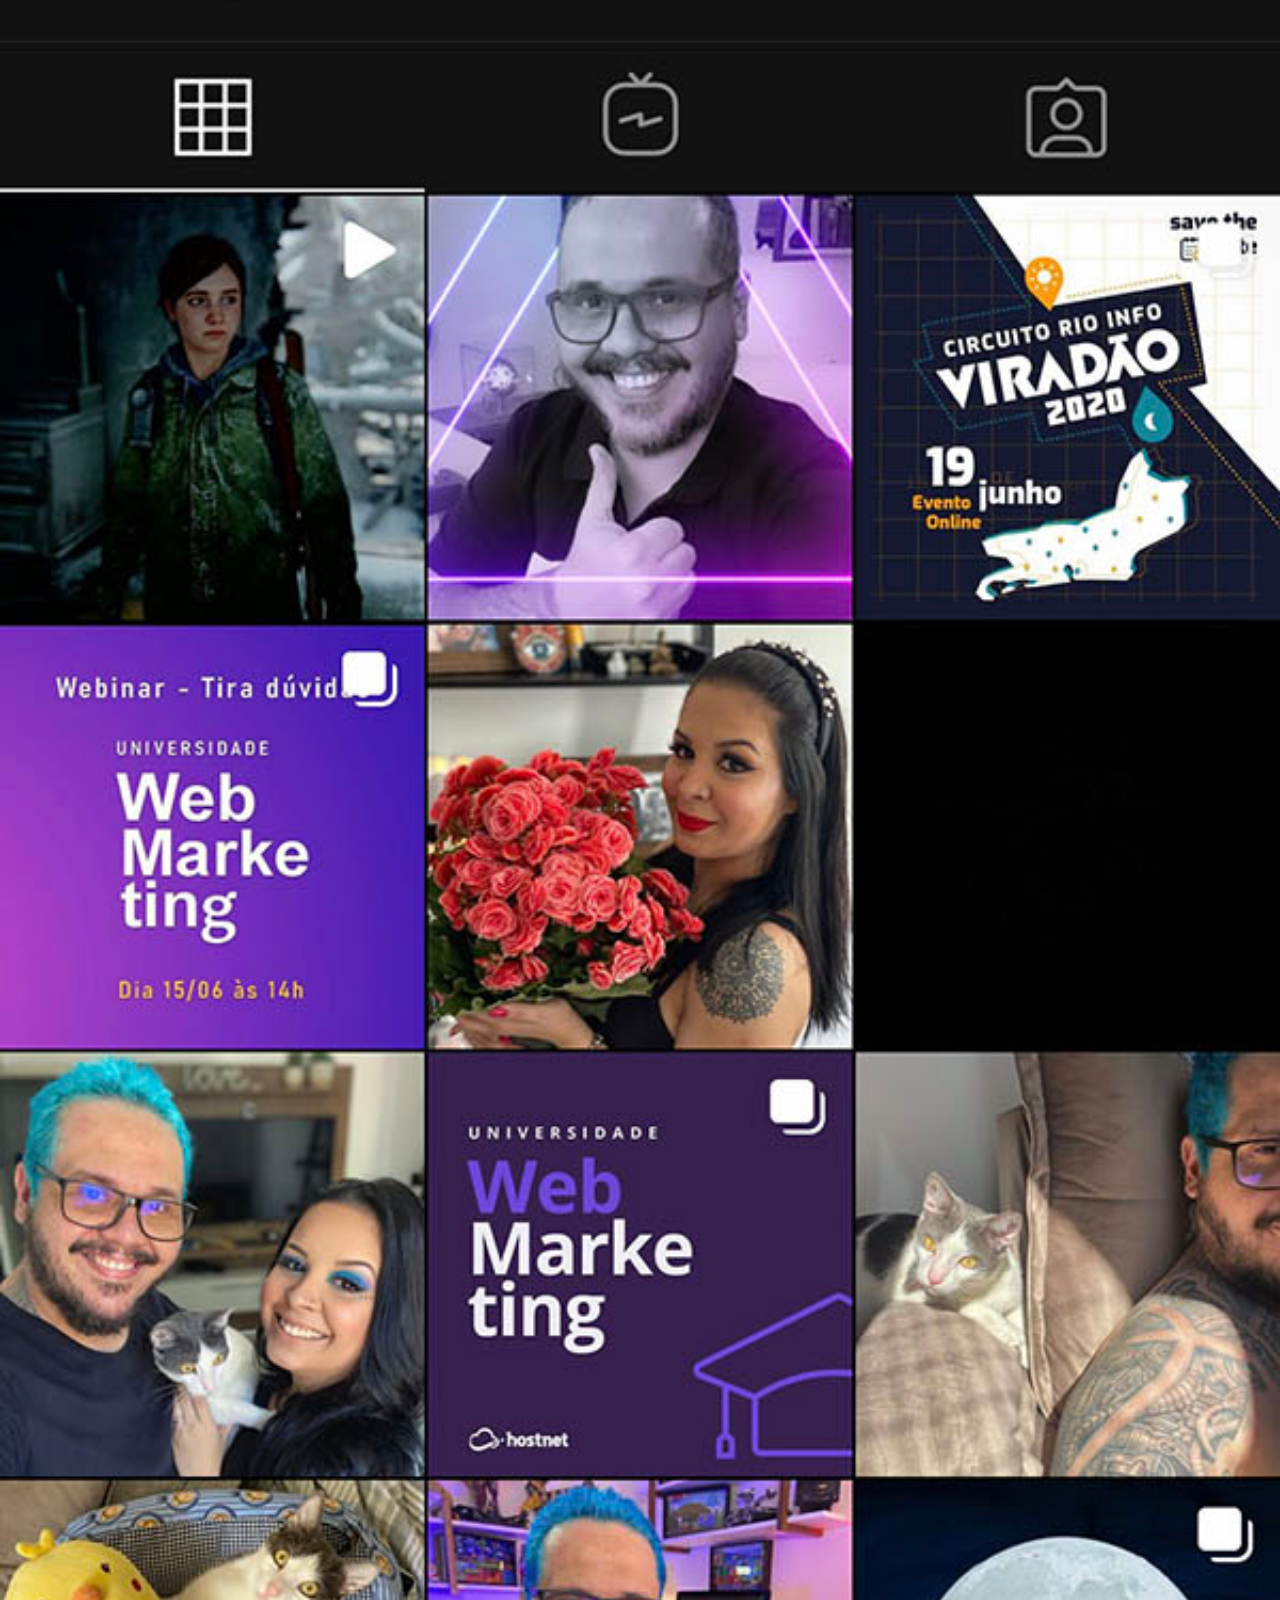
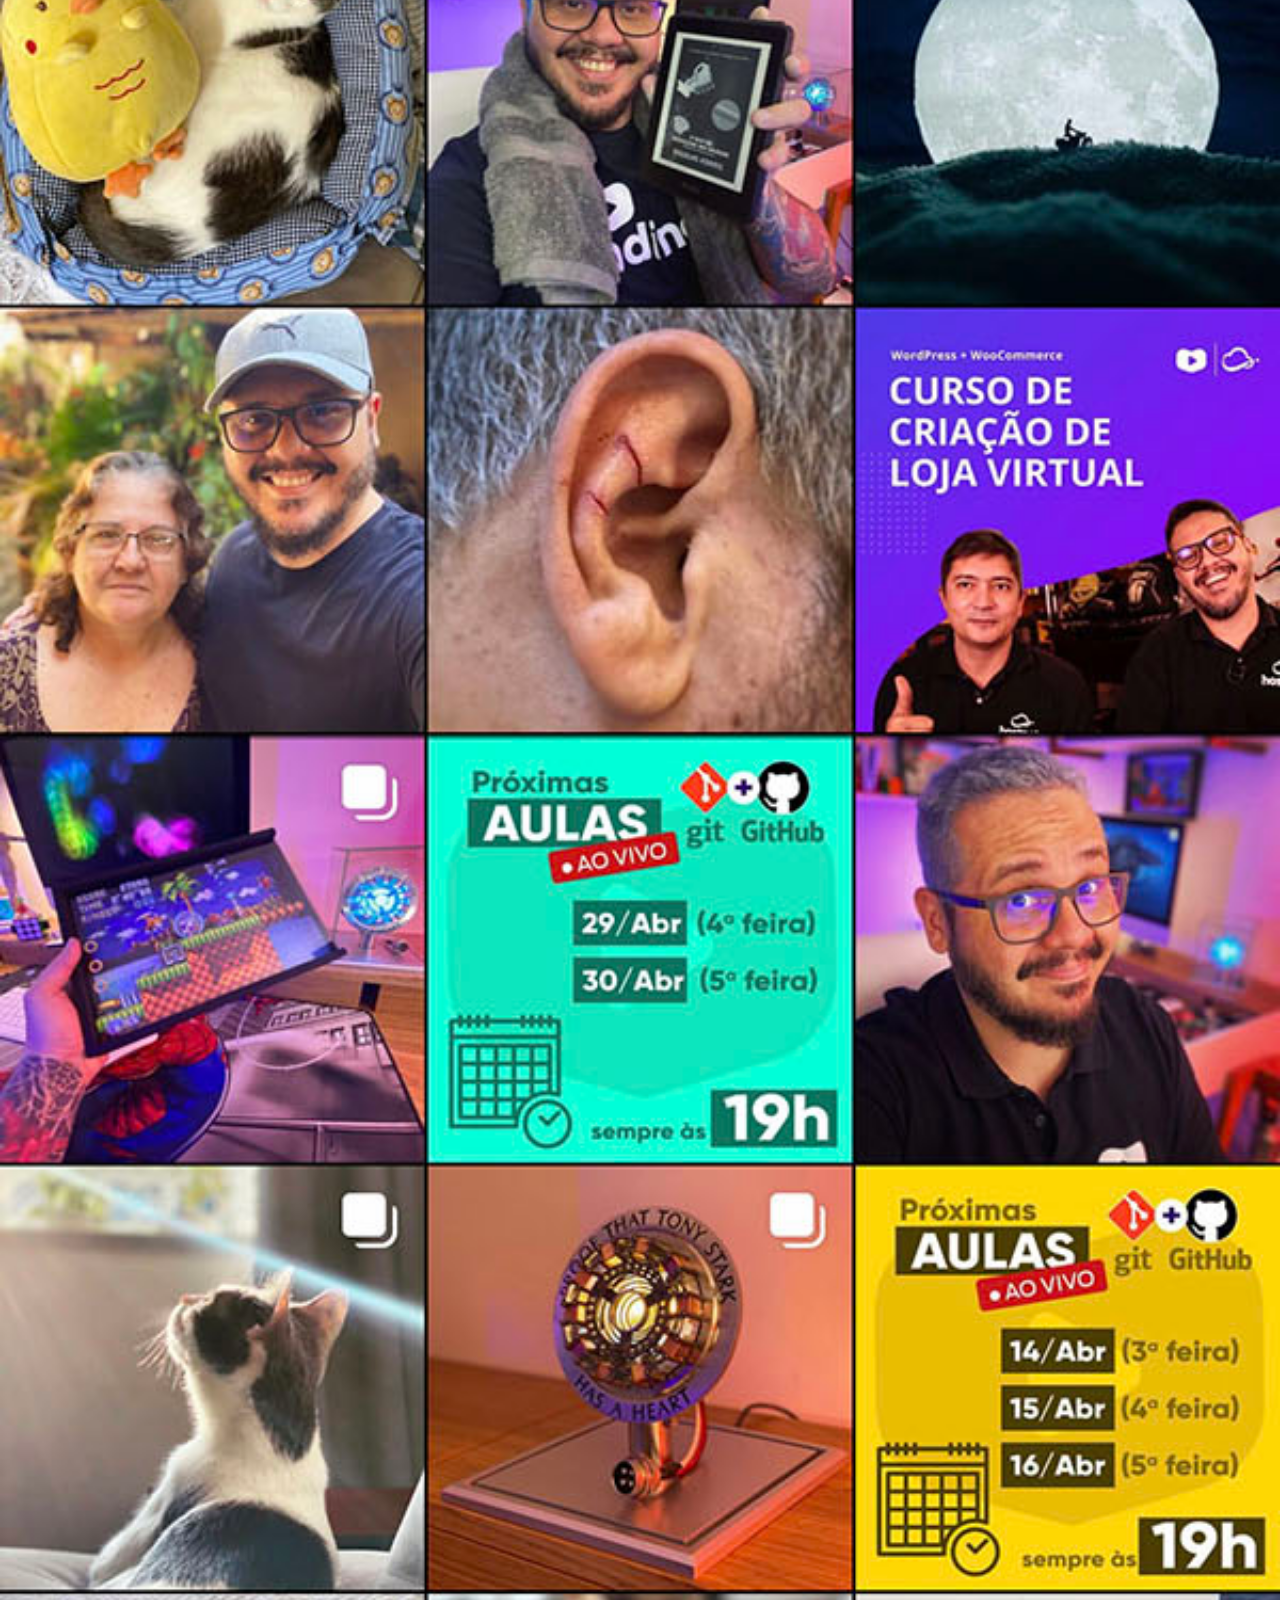
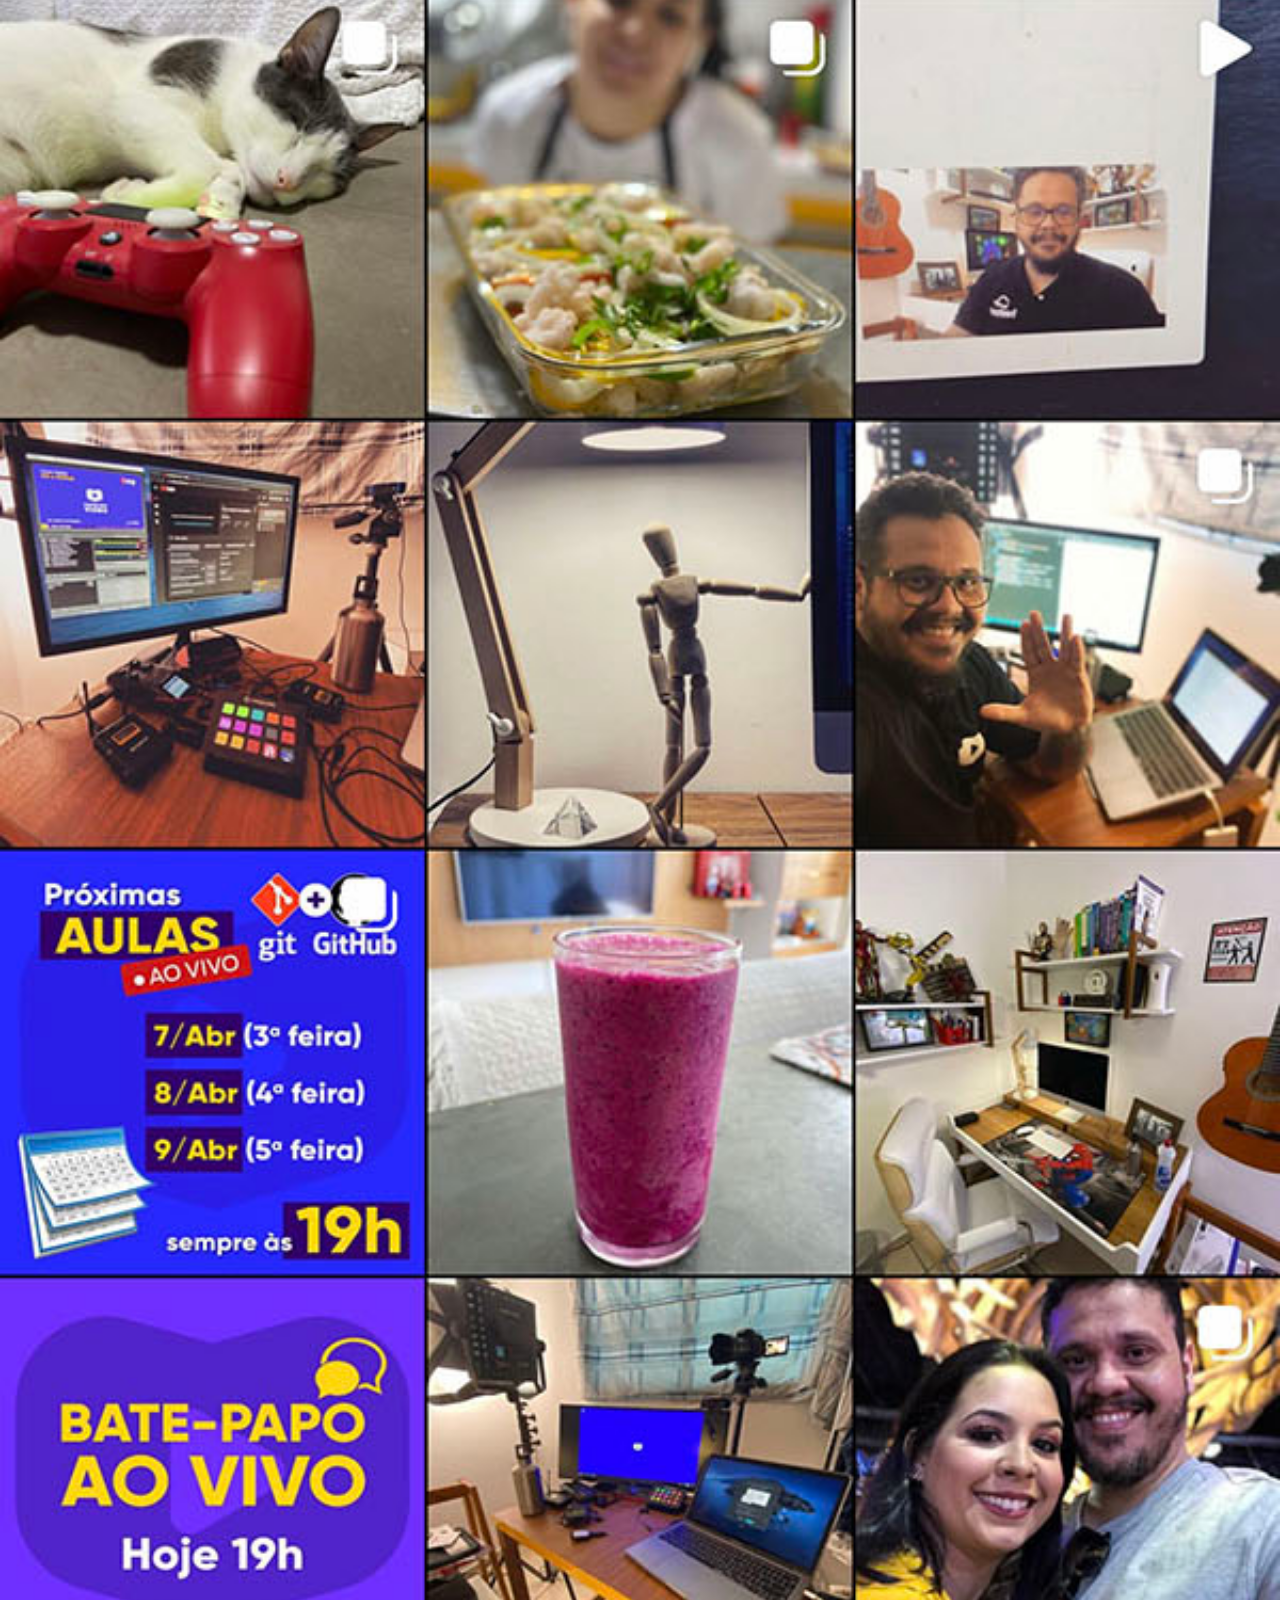
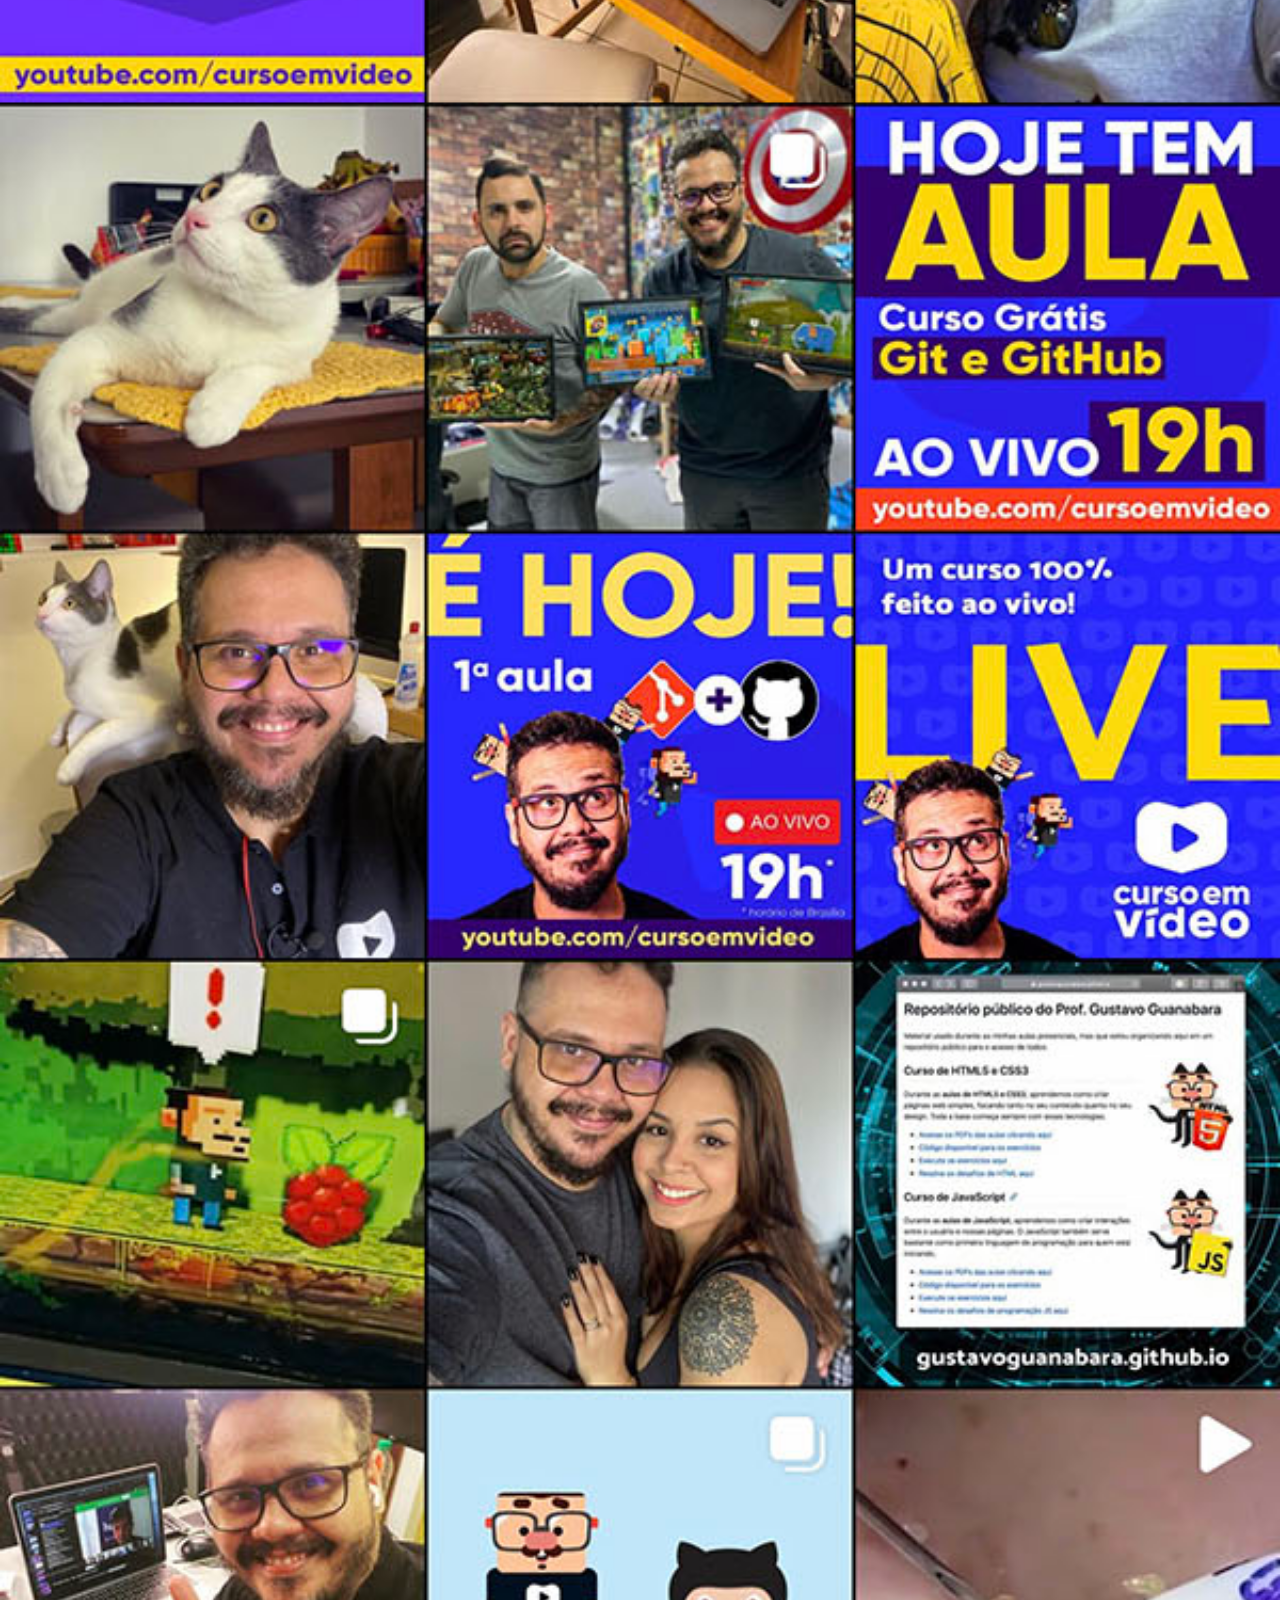
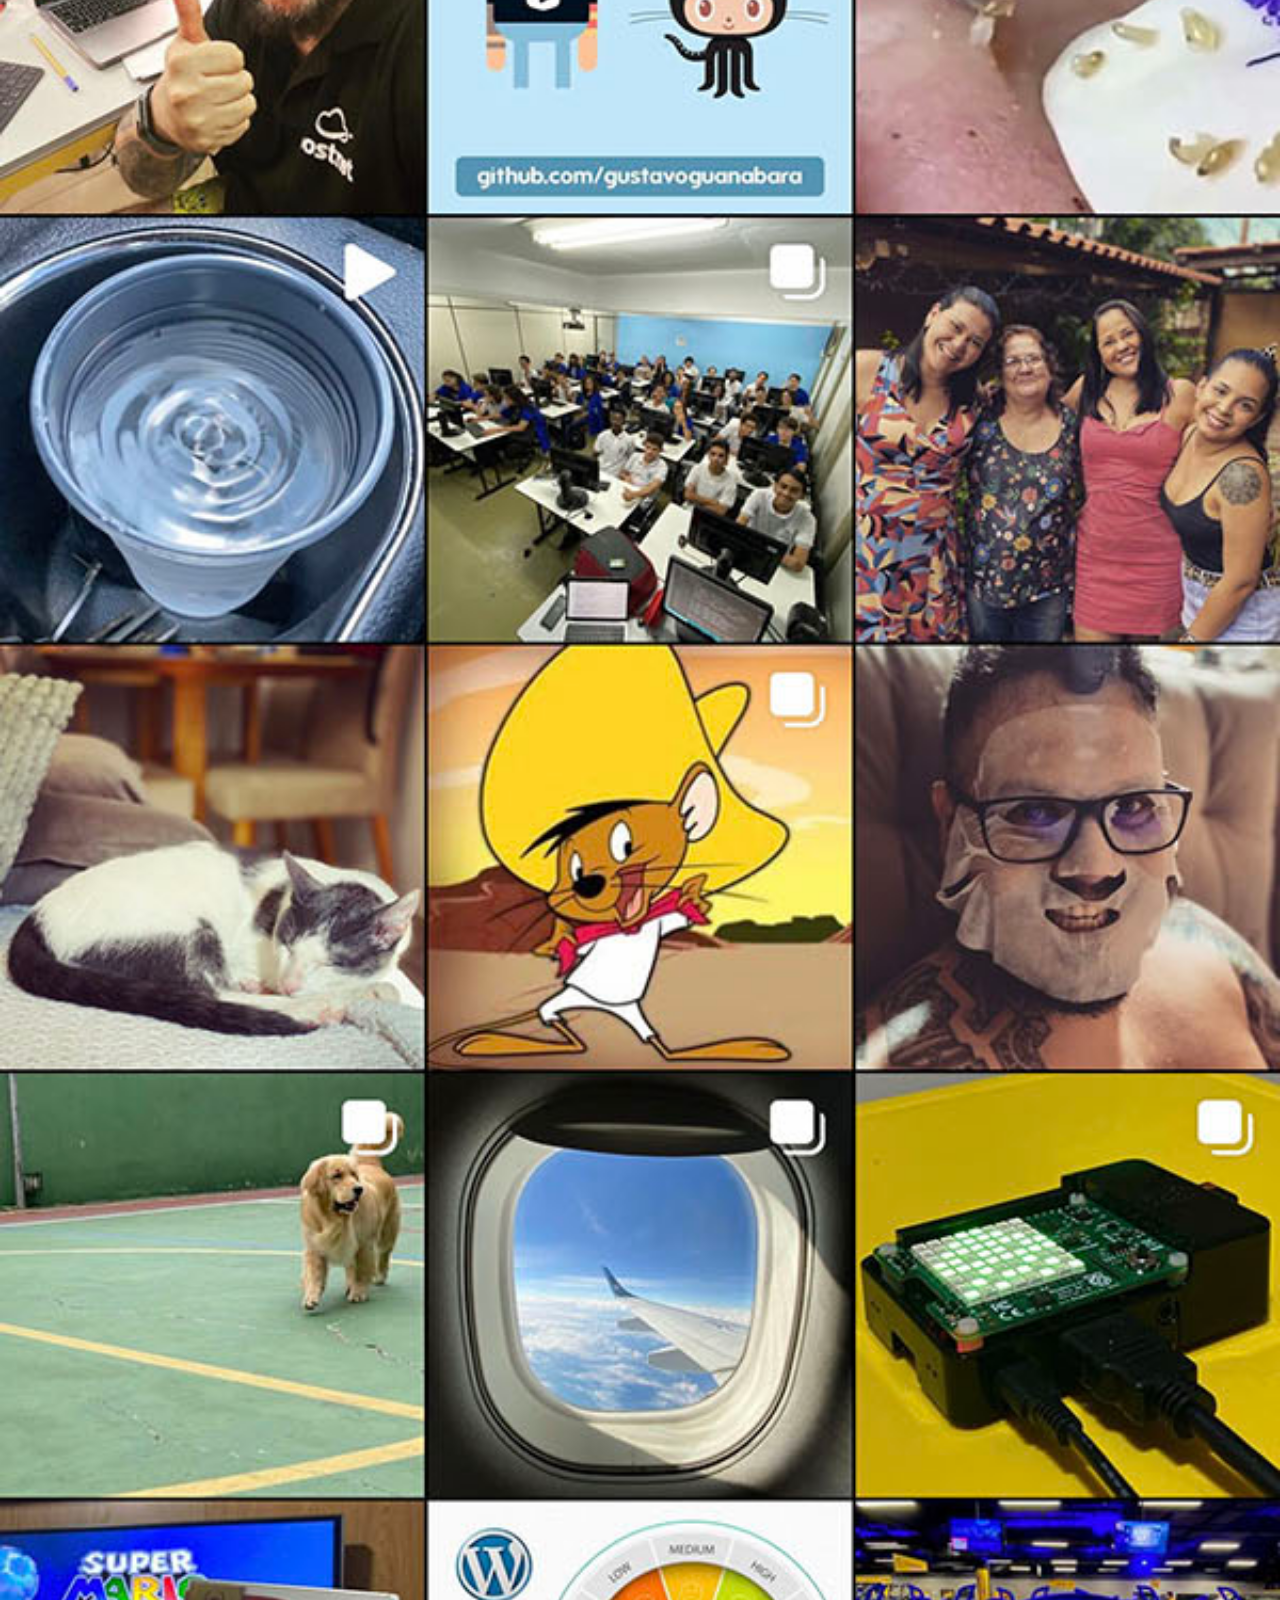
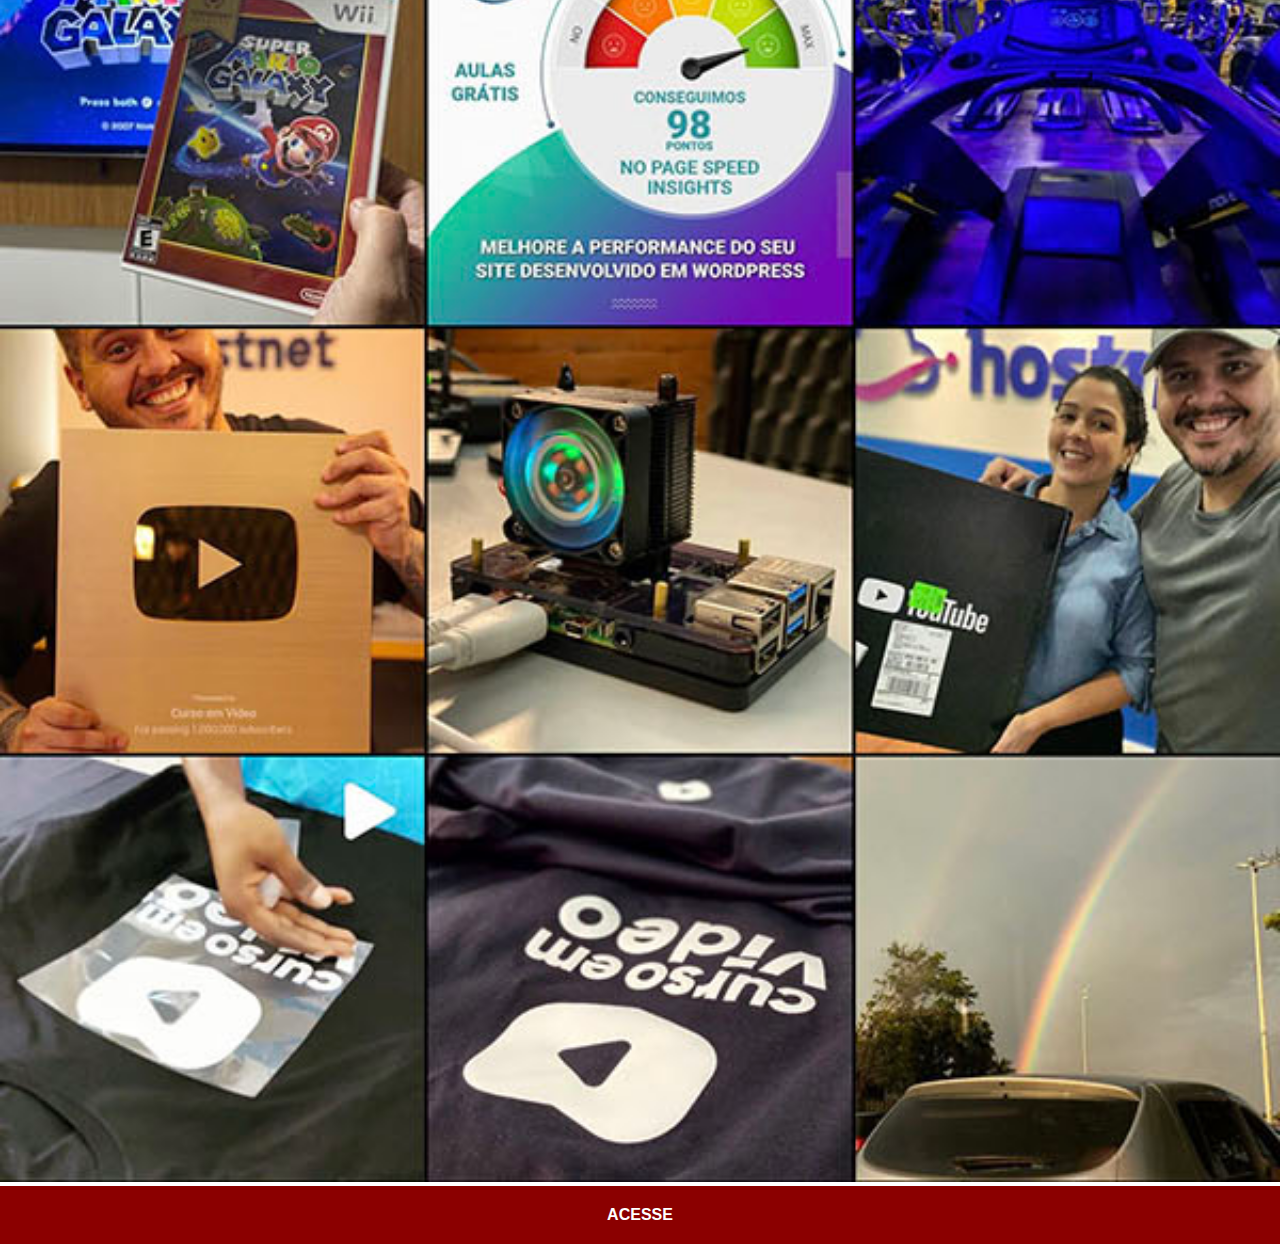
<file: instagram.html>
<!DOCTYPE html>
<html lang="pt-br">
<head>
    <meta charset="UTF-8">
    <meta name="viewport" content="width=device-width, initial-scale=1.0">
    <title>Instagram</title>
    <link rel="stylesheet" href="estilos/social.css">
</head>
<body>
    <img src="imagens/tela-instagram.jpg" alt="Instagram">
    <a href="https://www.instagram.com/gustavoguanabara/" target='_blank'>ACESSE</a>
</body>
</html>
</file>
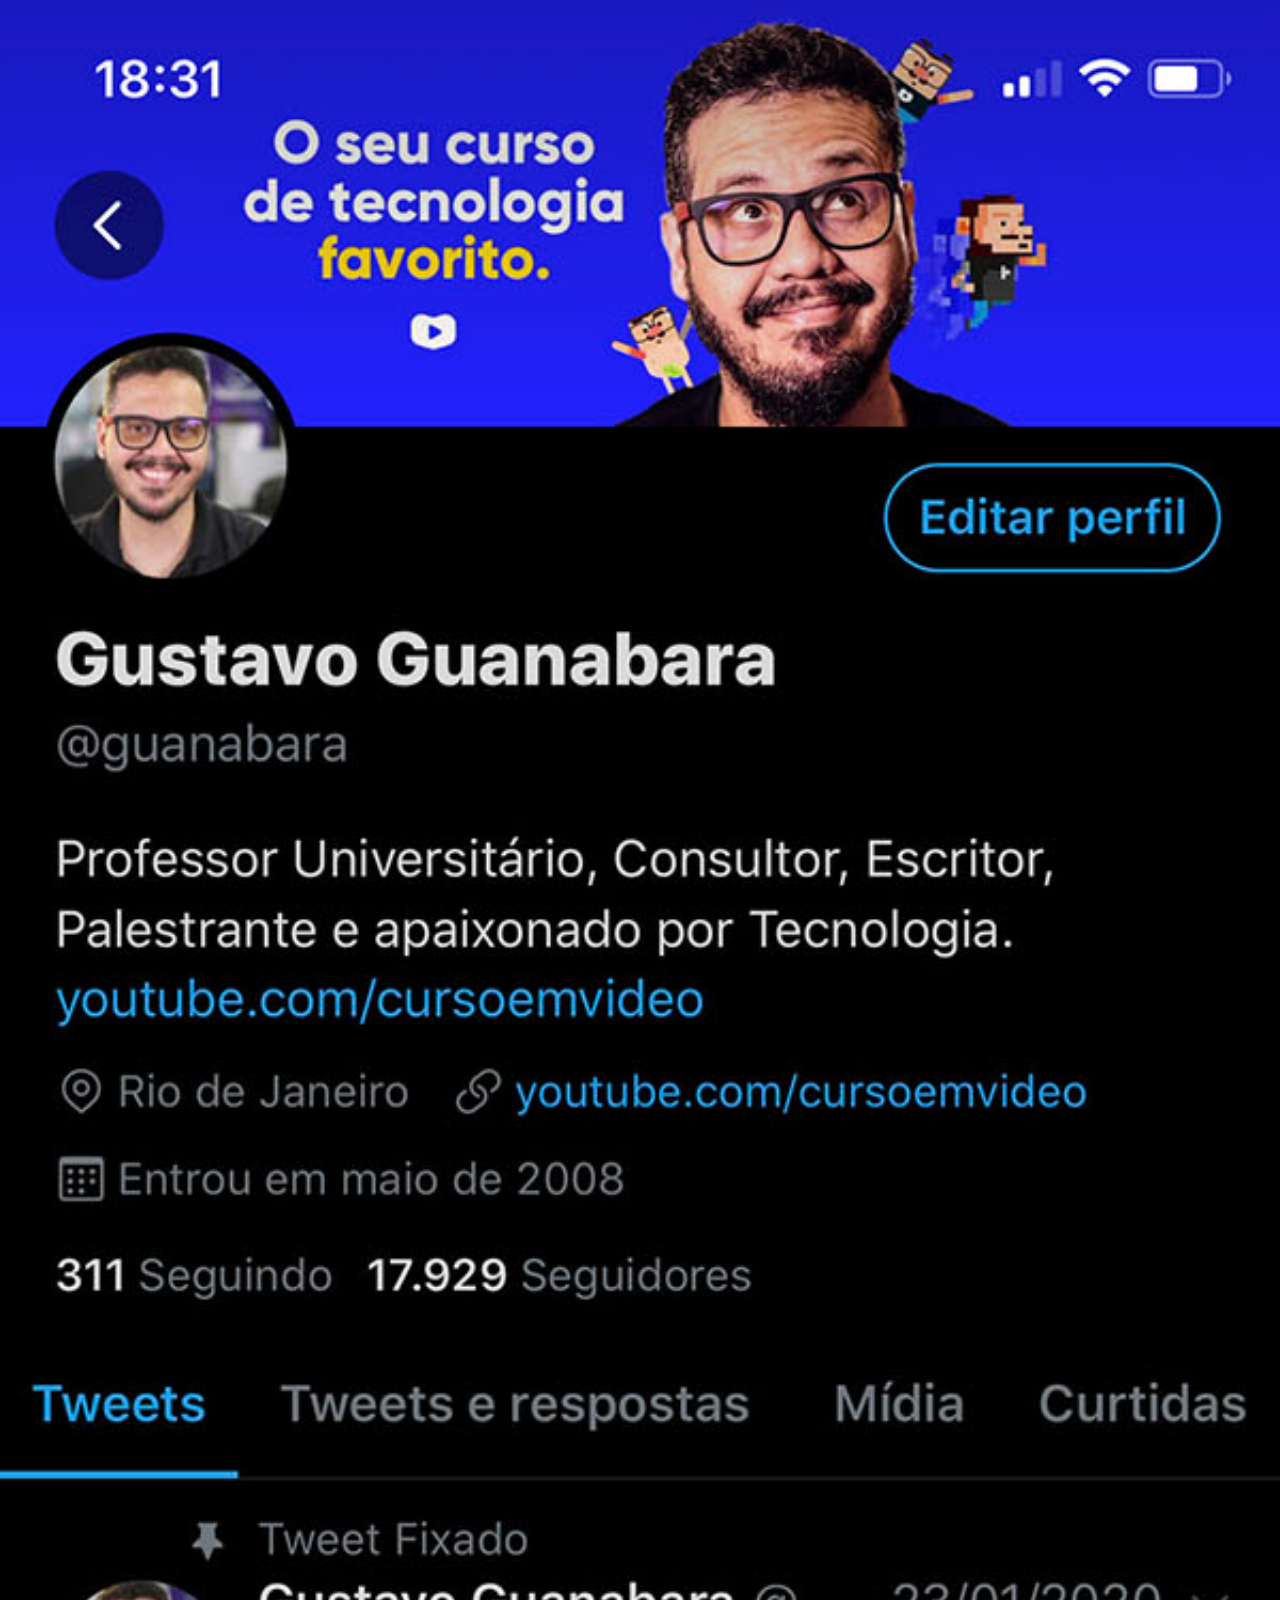
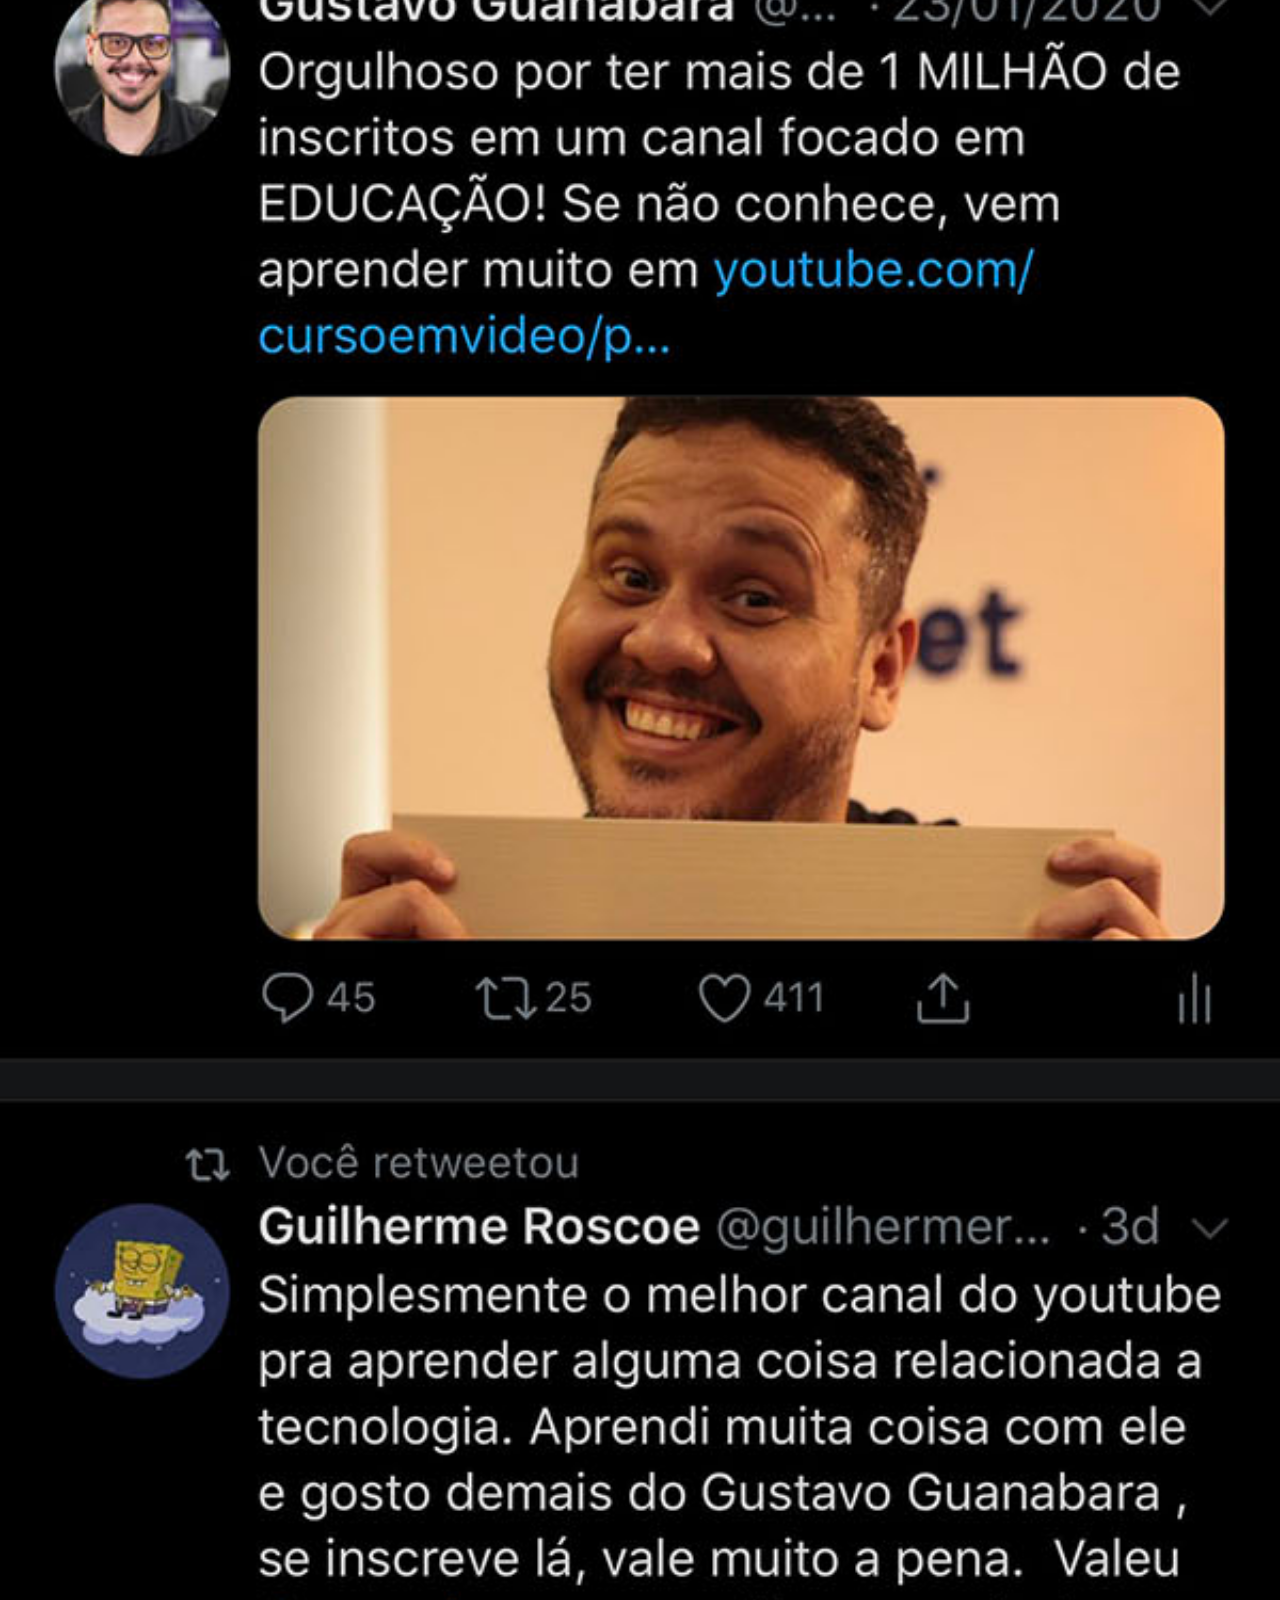
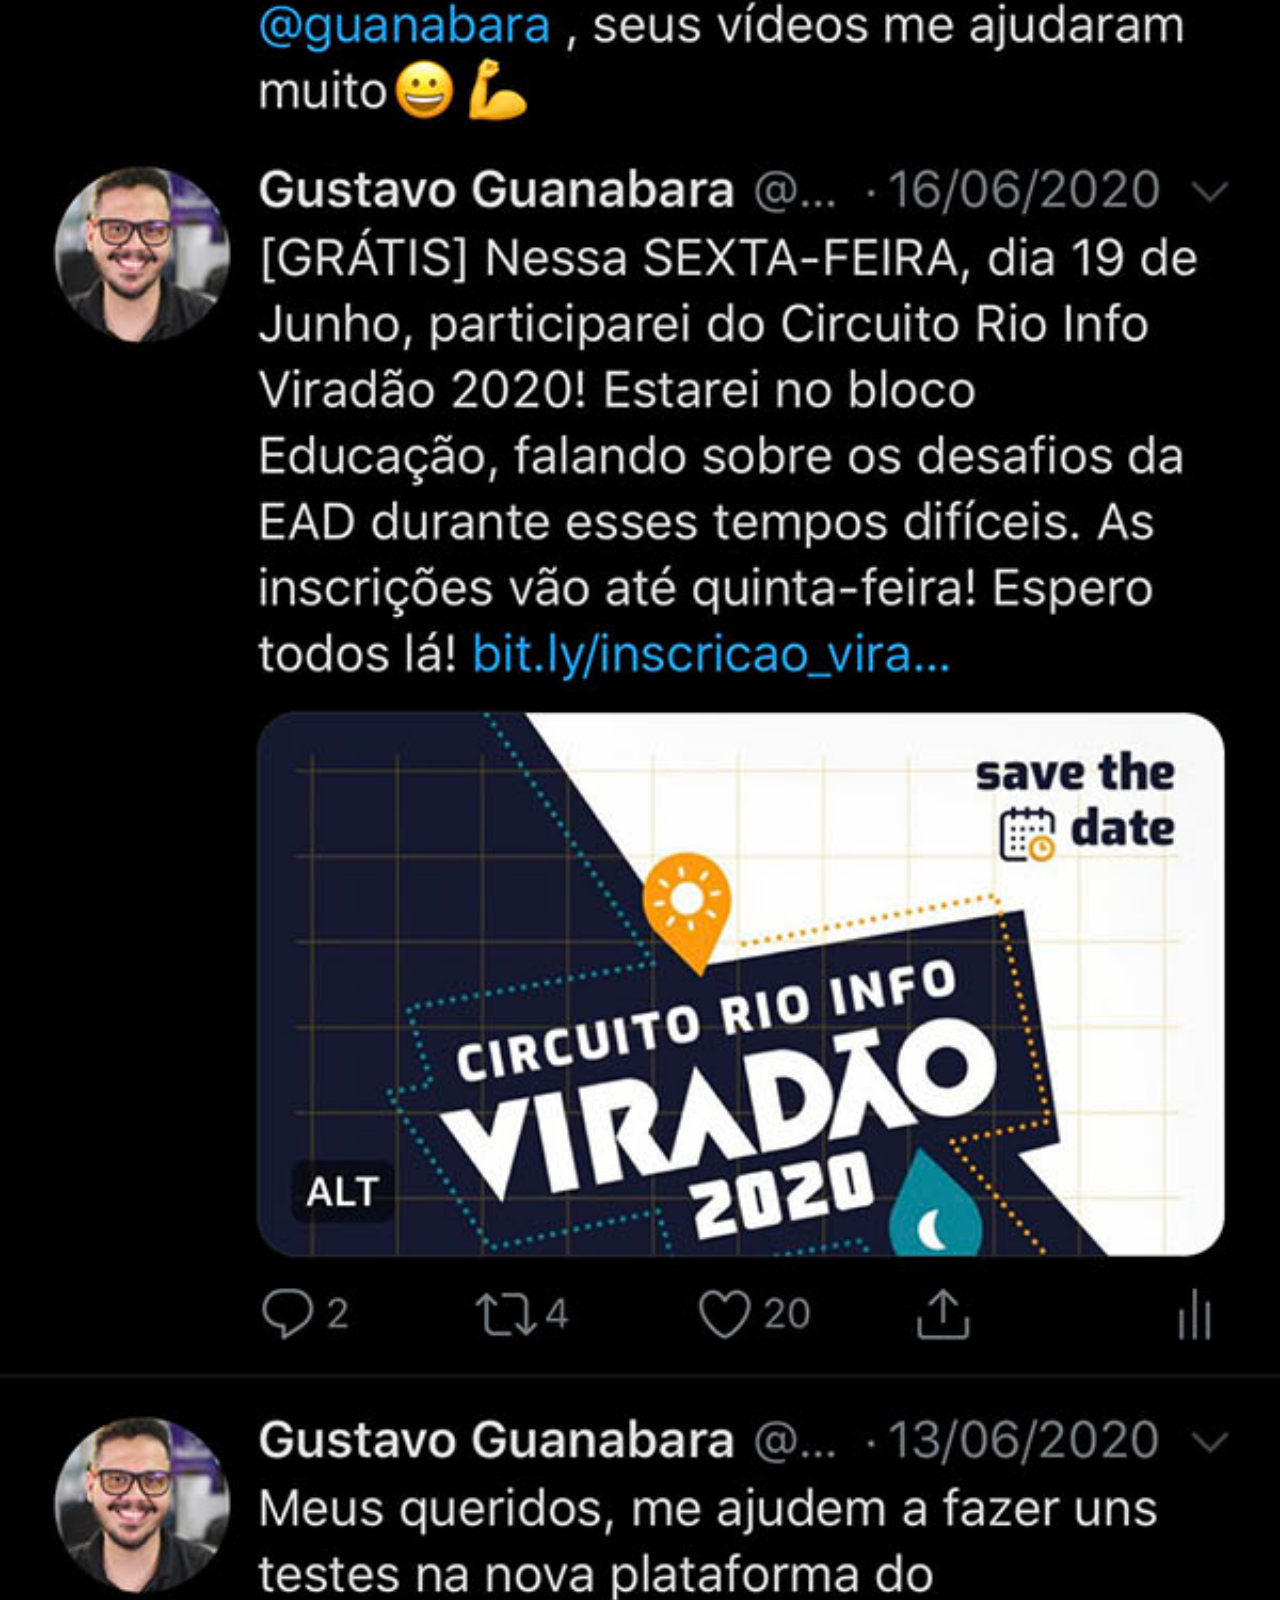
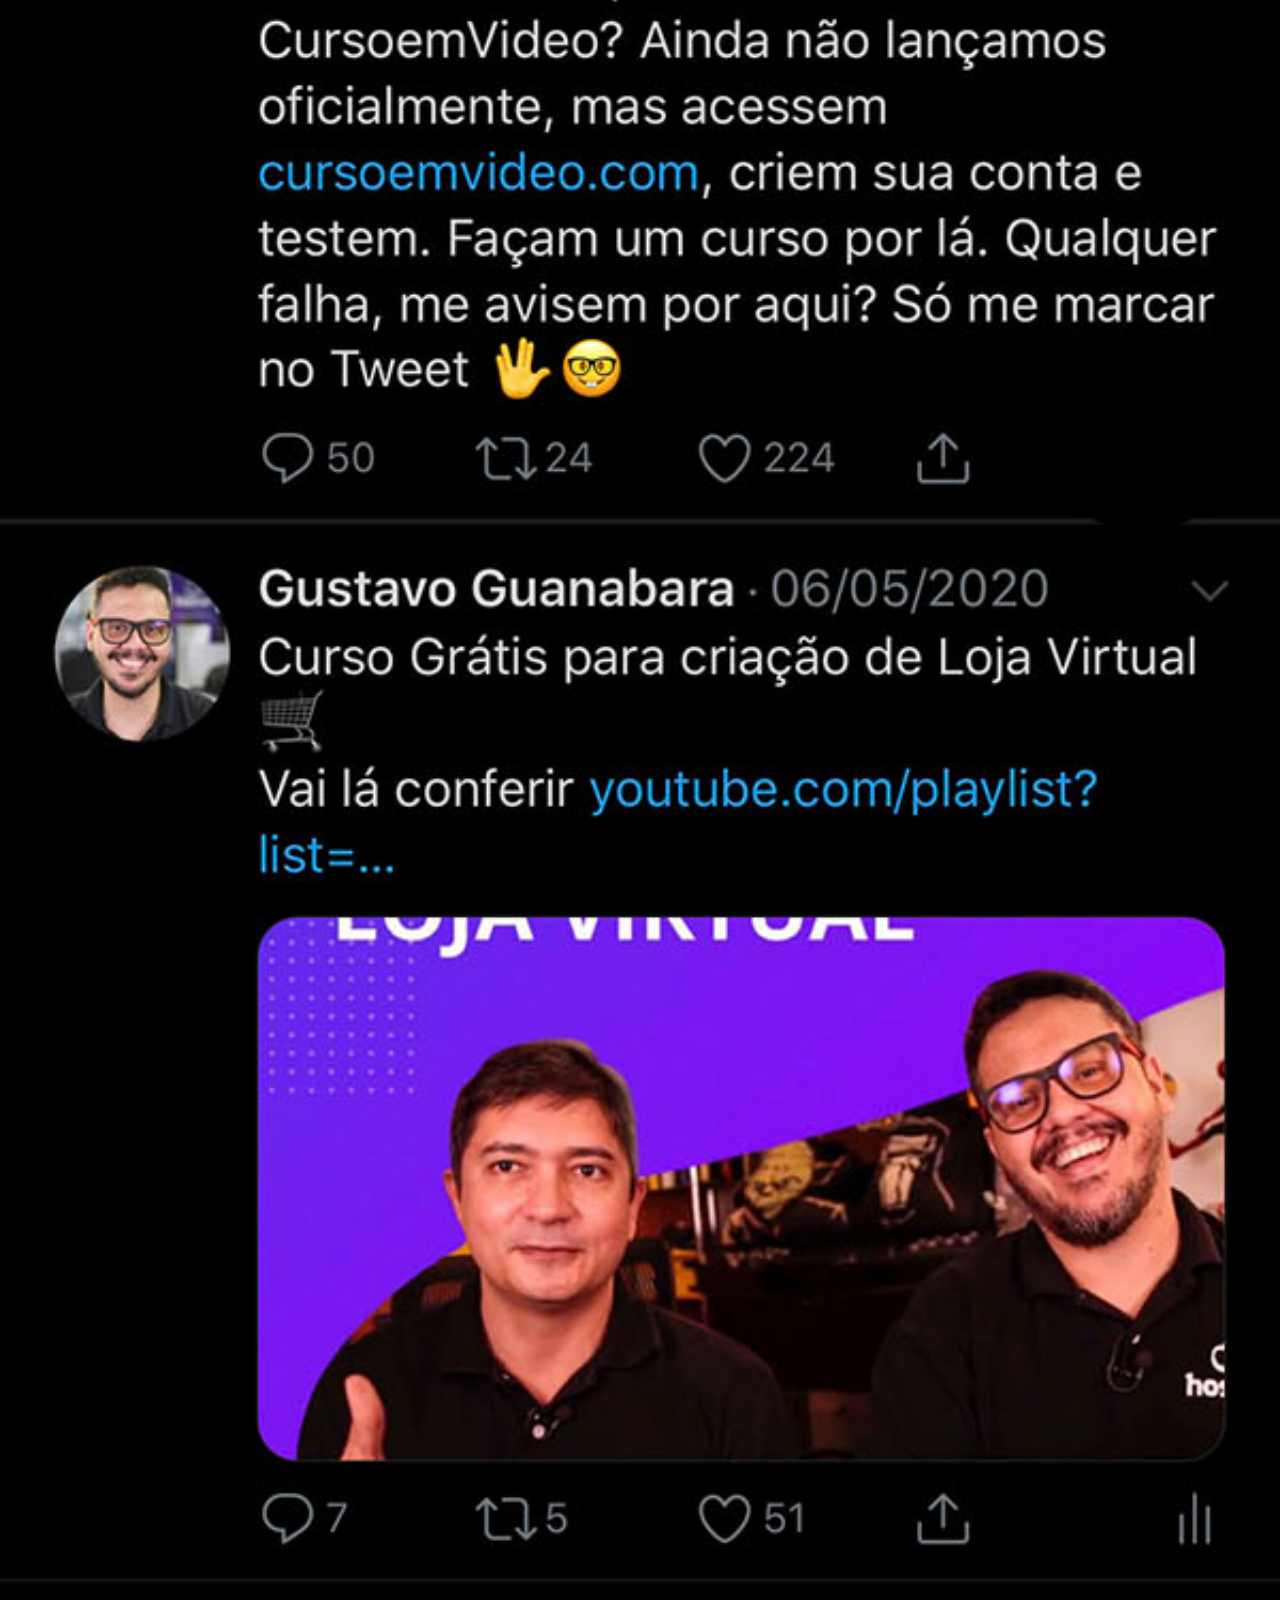
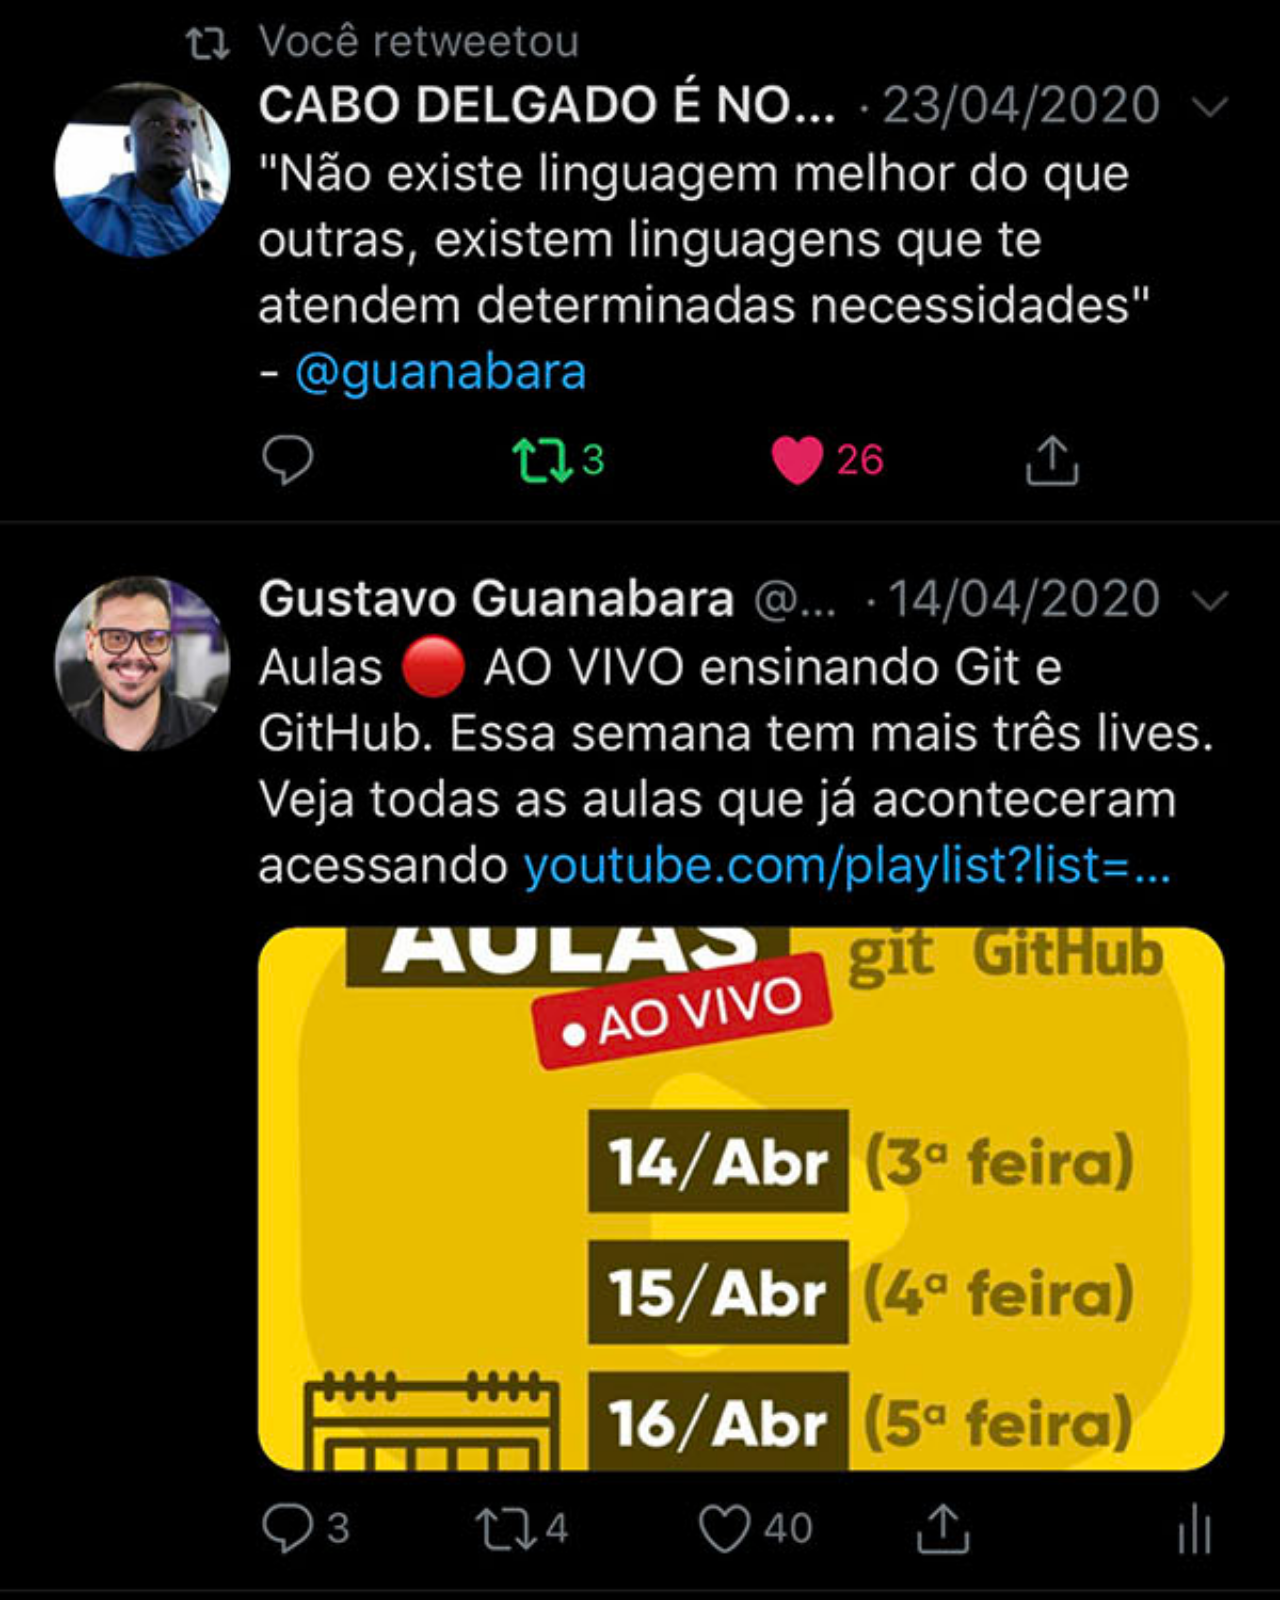
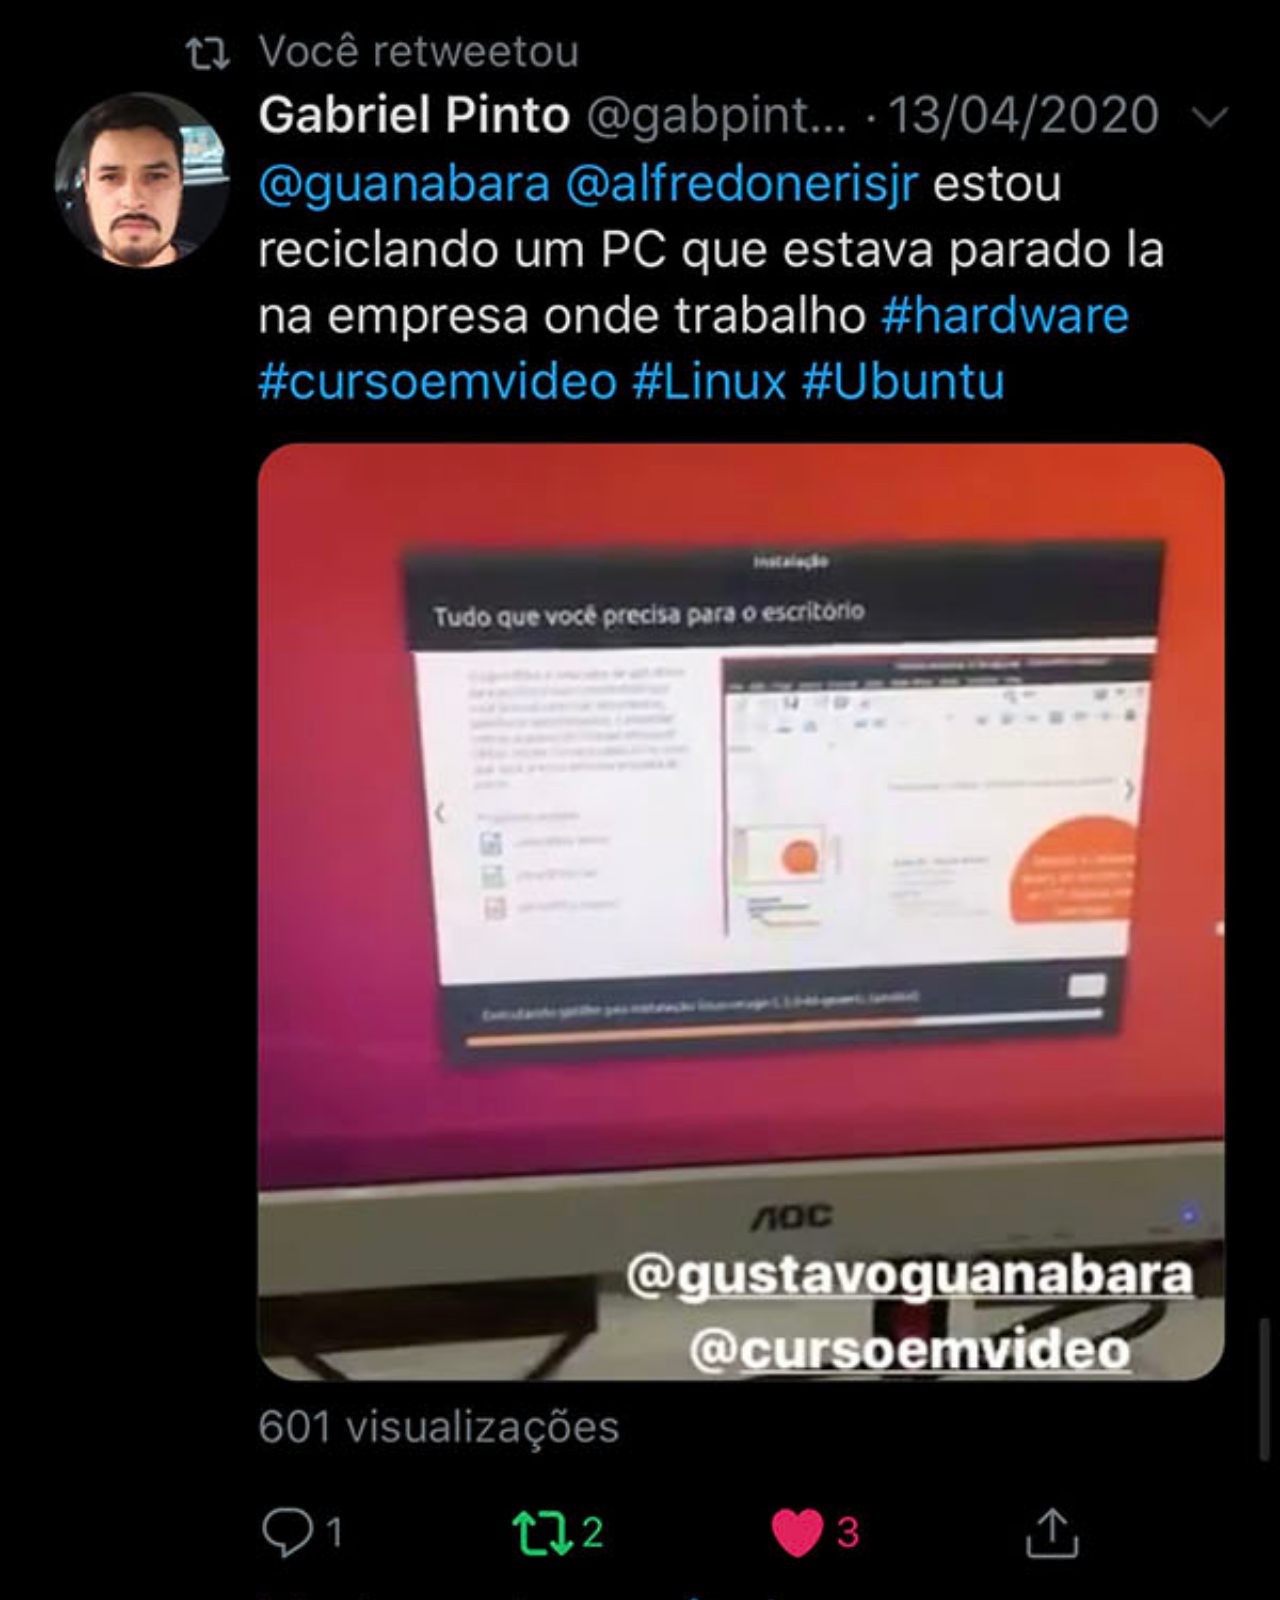
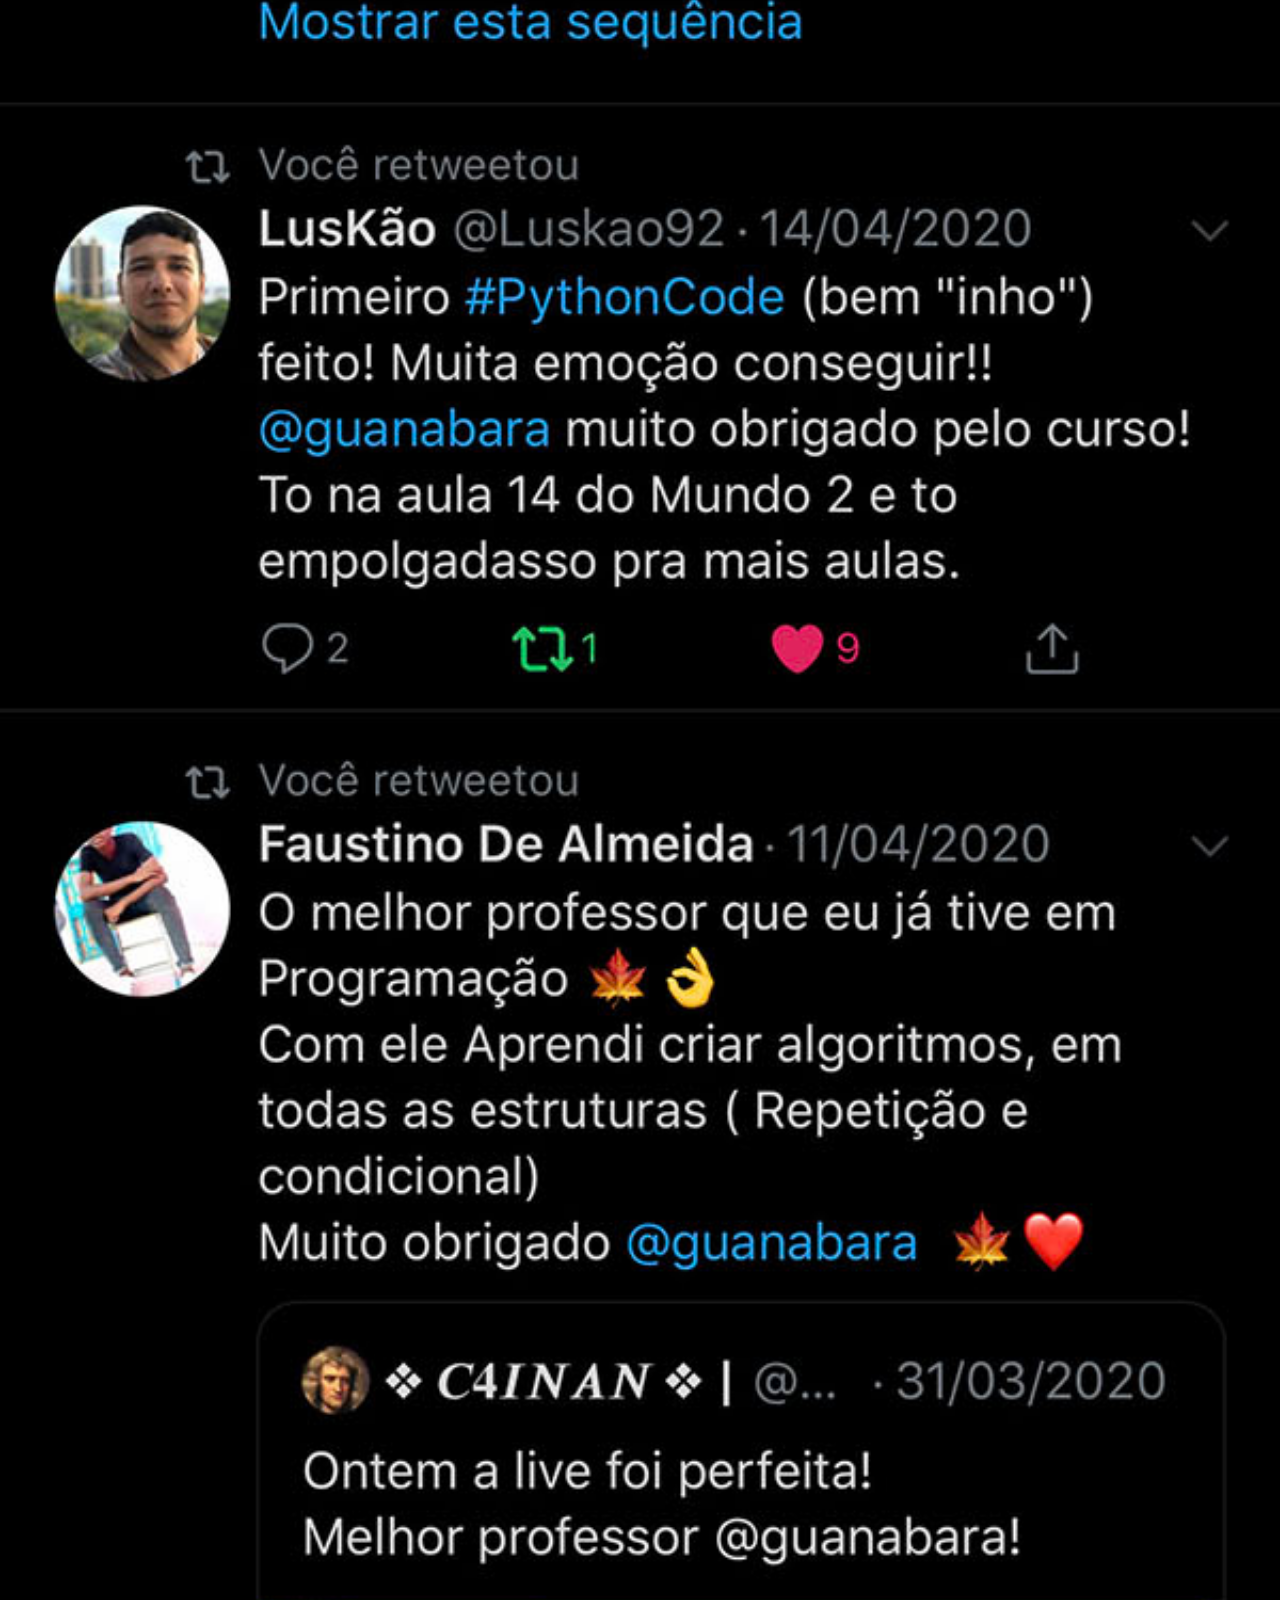
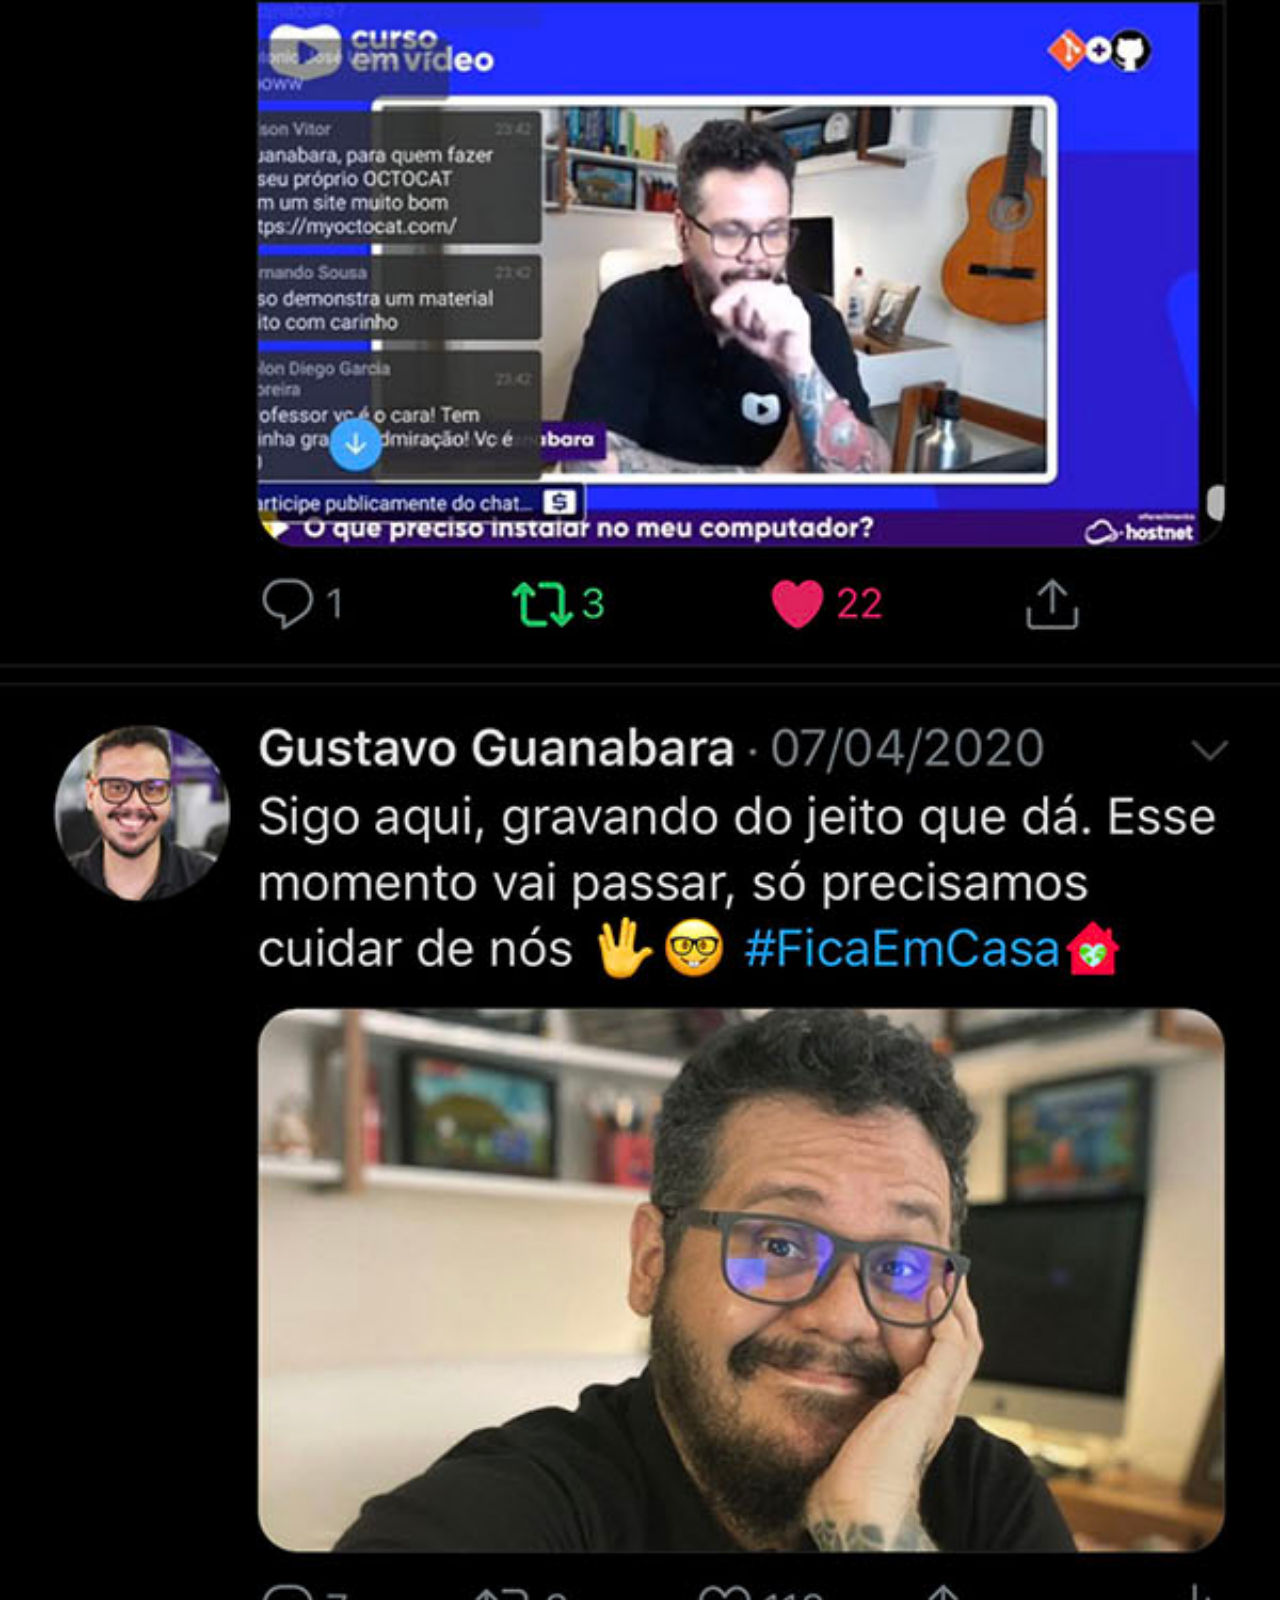
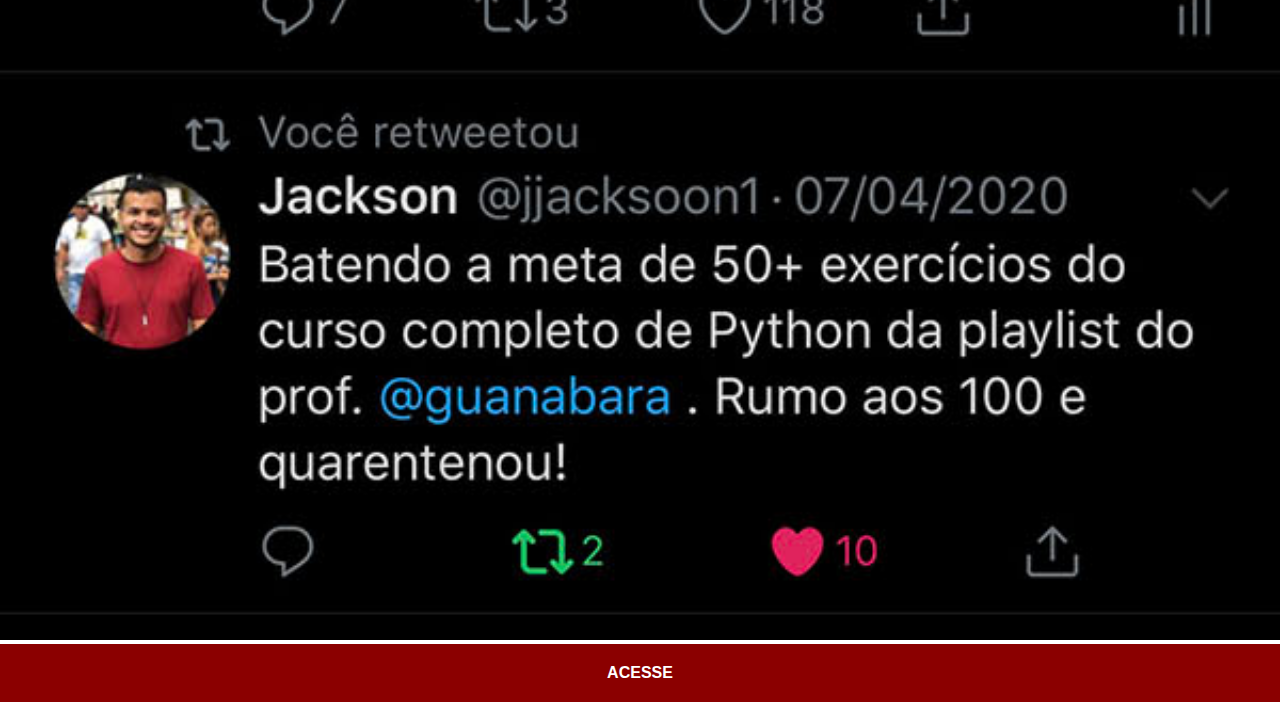
<file: twitter.html>
<!DOCTYPE html>
<html lang="pt-br">
<head>
    <meta charset="UTF-8">
    <meta name="viewport" content="width=device-width, initial-scale=1.0">
    <title>Twitter</title>
    <link rel="stylesheet" href="estilos/social.css">
</head>
<body>
    <img src="imagens/tela-twitter.jpg" alt="Twitter">
    <a href="https://www.twitter.com/guanabara/" target='_blank'>ACESSE</a>
</body>
</html>
</file>
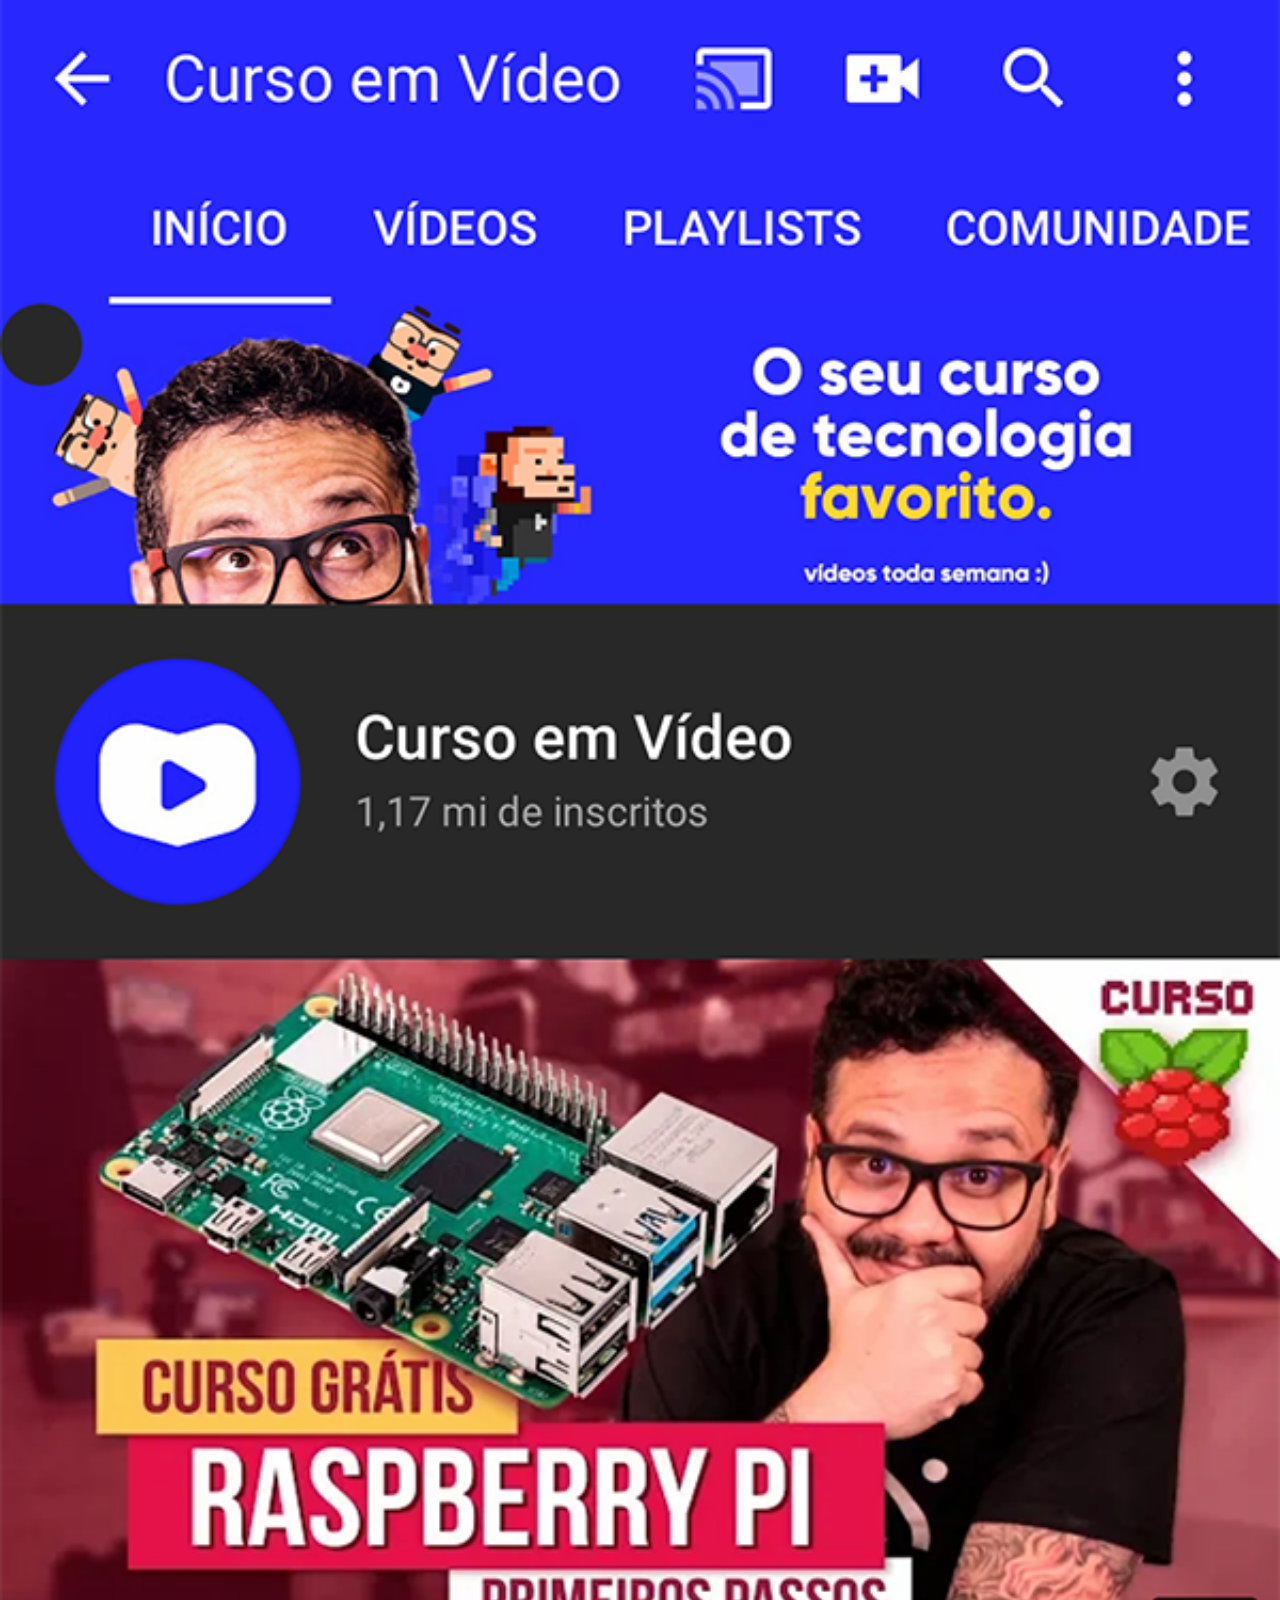
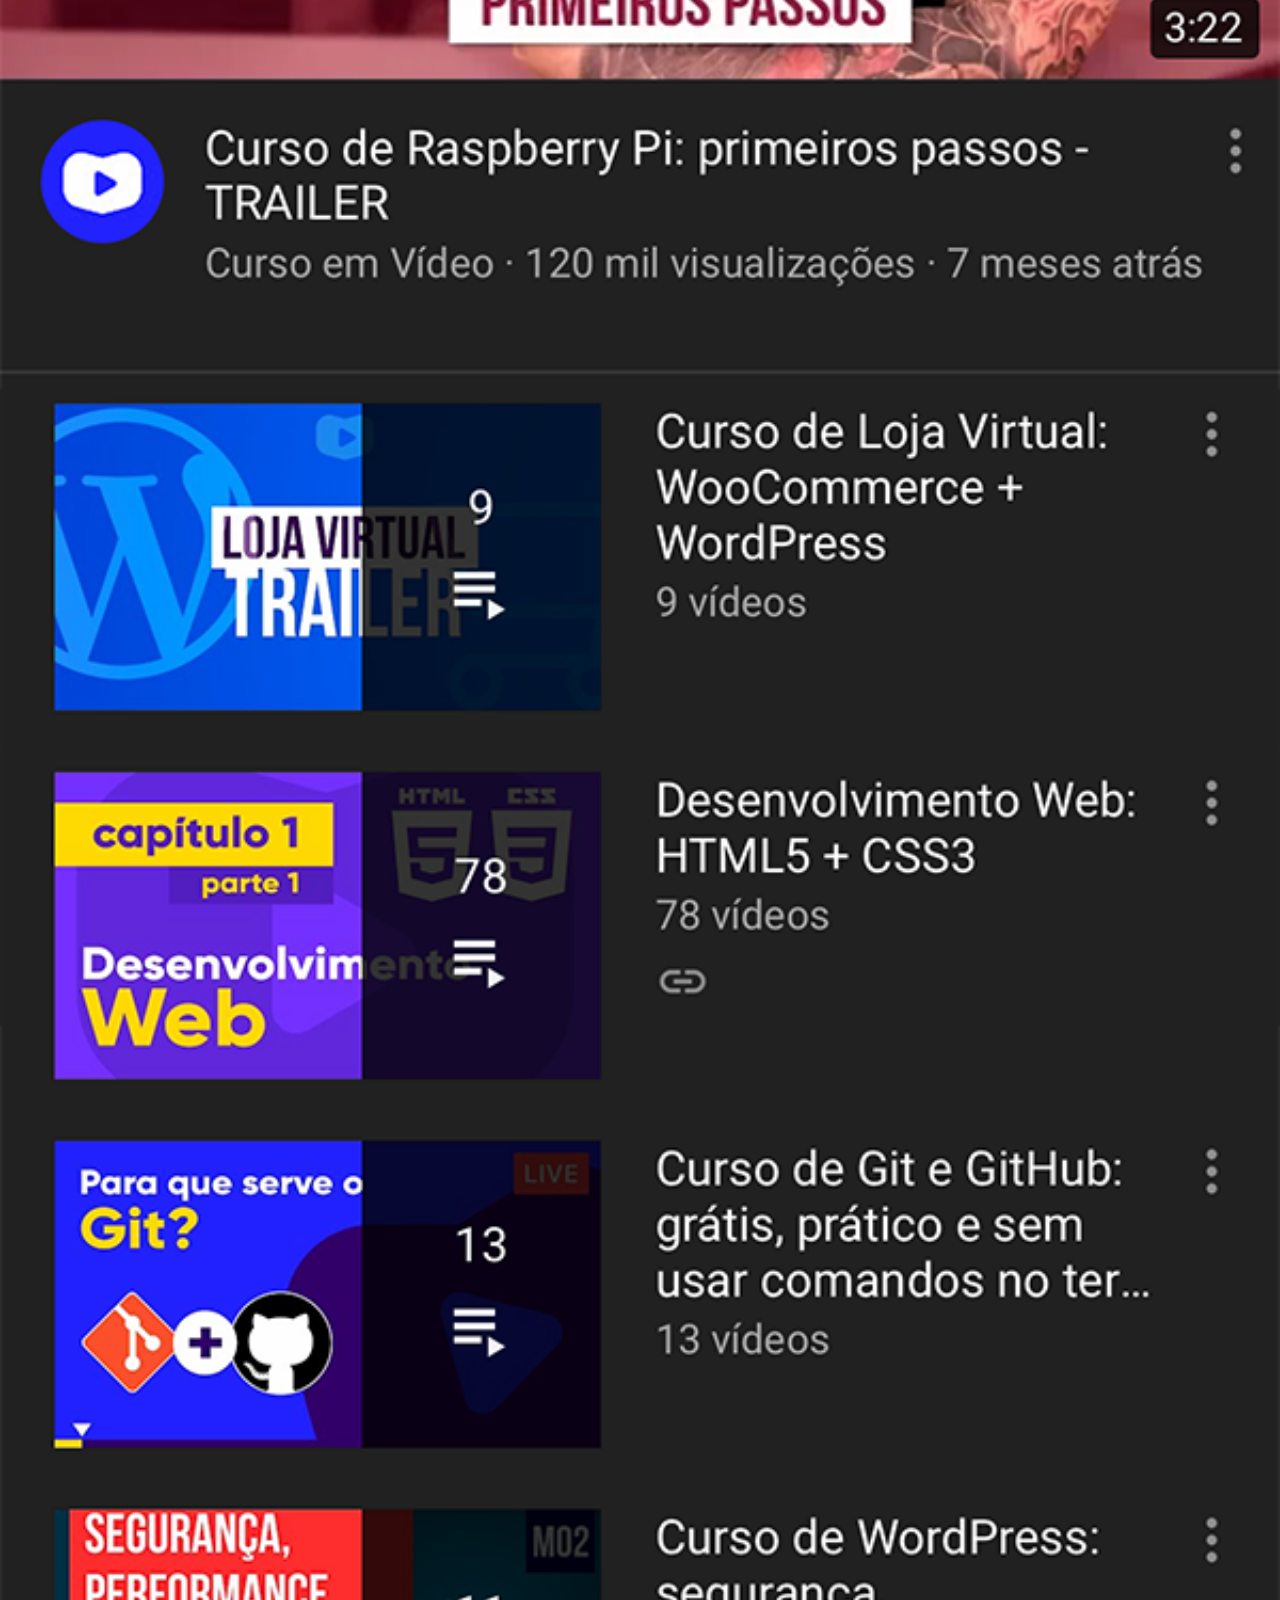
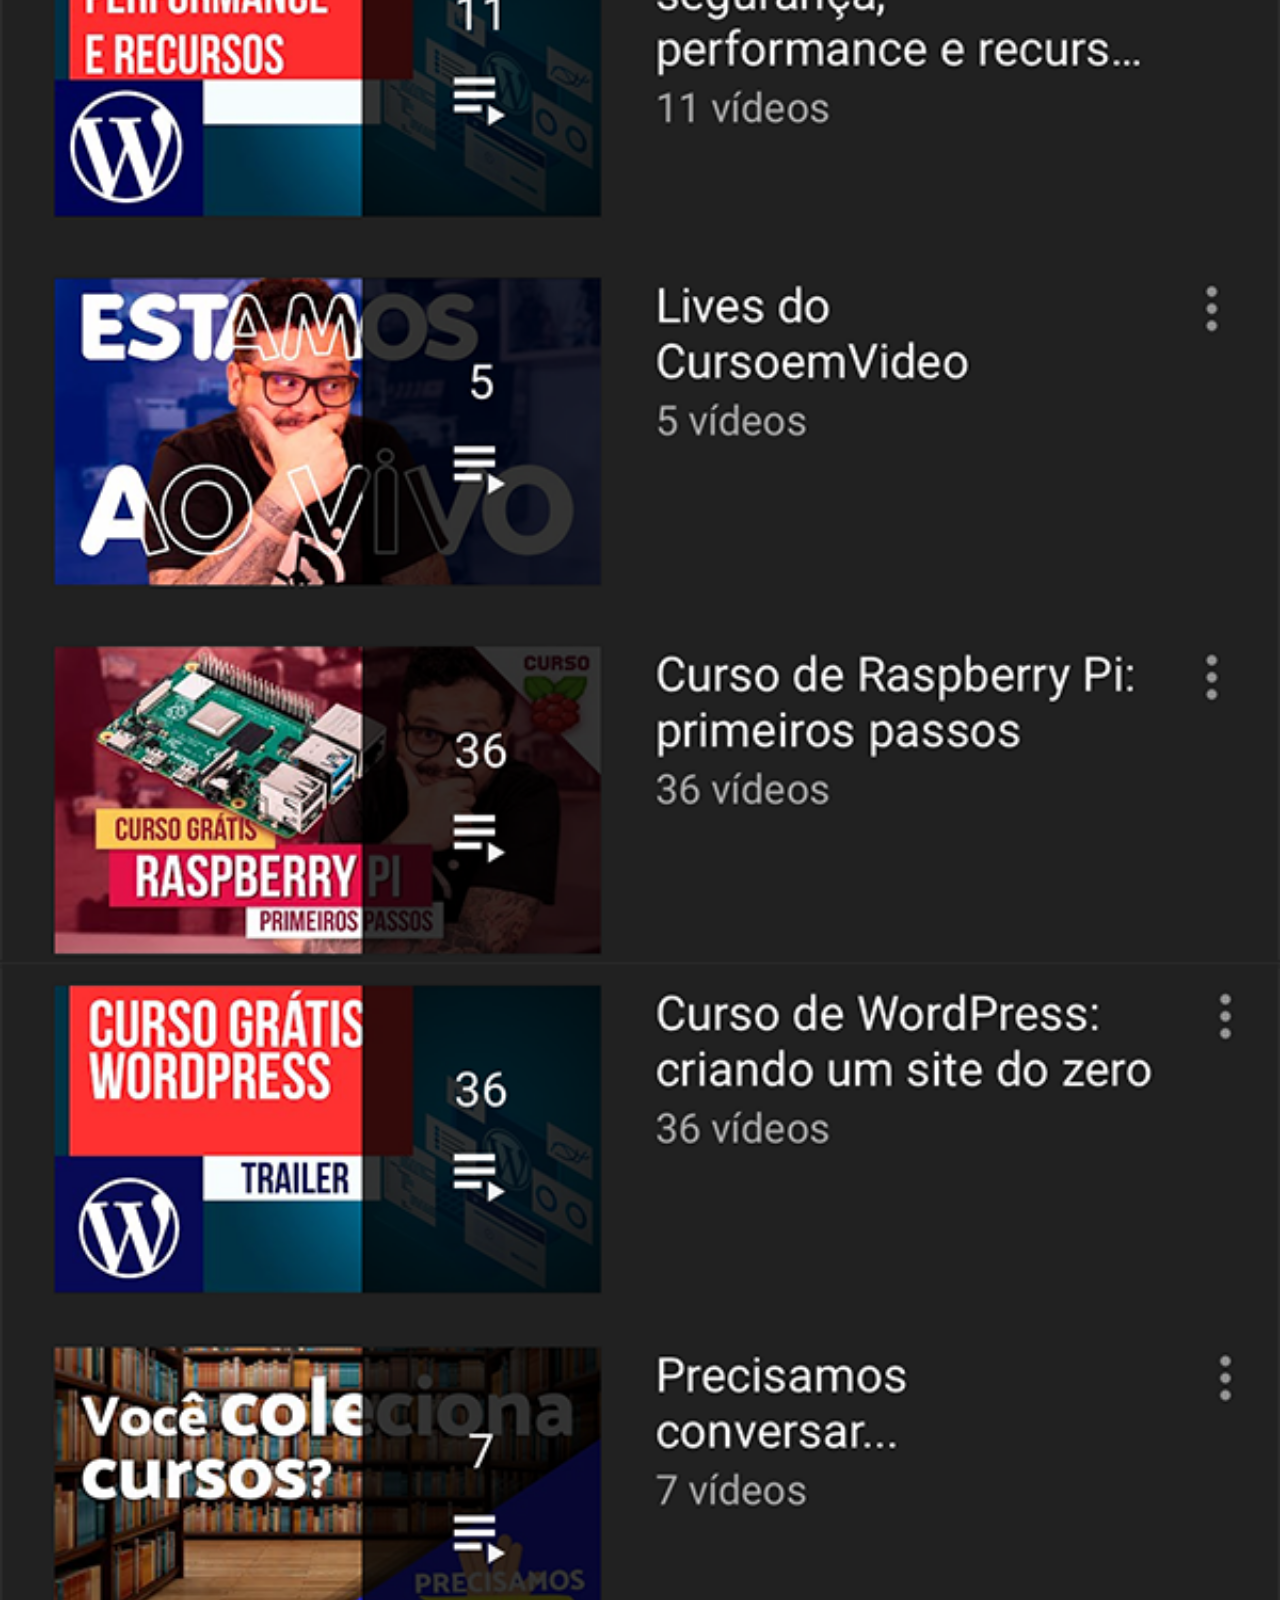
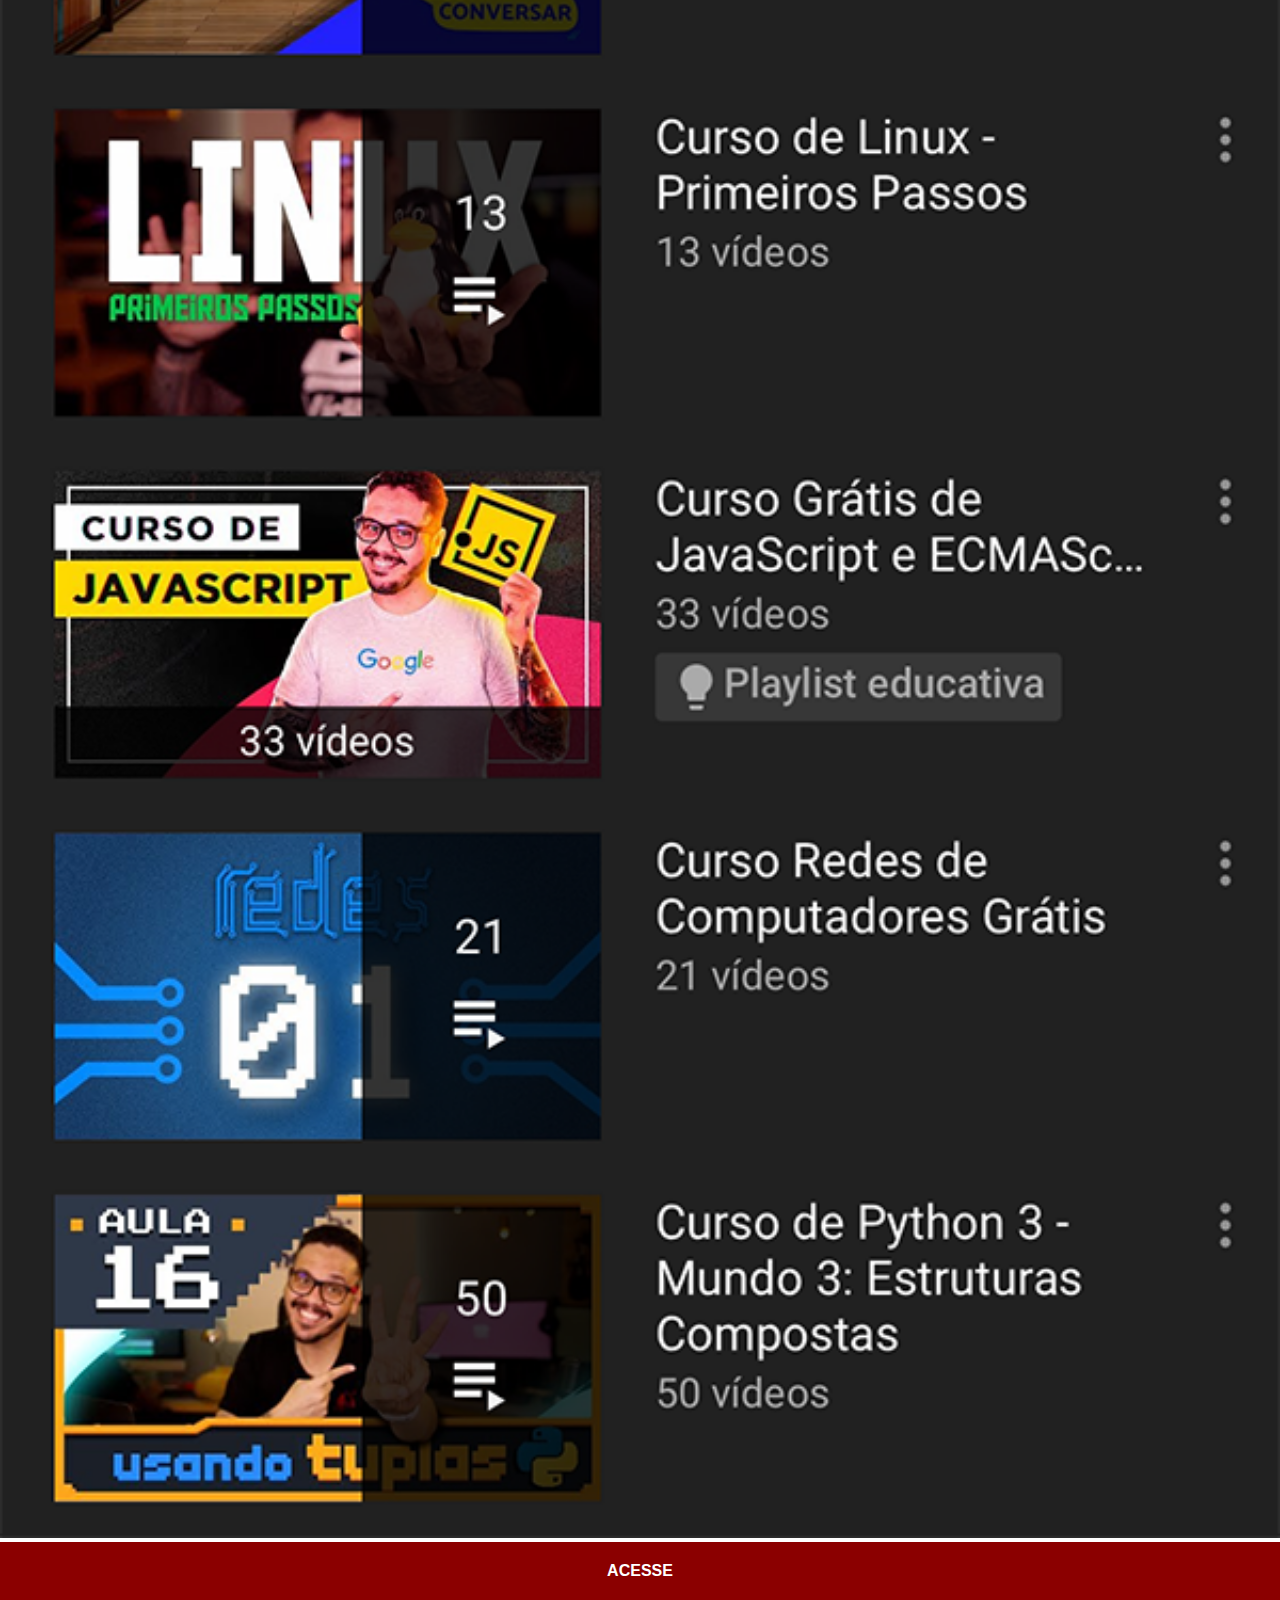
<file: youtube.html>
<!DOCTYPE html>
<html lang="pt-br">
<head>
    <meta charset="UTF-8">
    <meta name="viewport" content="width=device-width, initial-scale=1.0">
    <title>YouTube</title>
    <link rel="stylesheet" href="estilos/social.css">
</head>
<body>
    <img src="imagens/tela-youtube.png" alt="YouTube">
    <a href="https://www.youtube.com/user/cursosemvideo/playlists/" target='_blank'>ACESSE</a>
</body>
</html>
</file>
<file: estilos/style.css>
@charset "UTF-8";

* {
    margin: 0px;
    padding: 0px;
    font-family: Arial, Helvetica, sans-serif;
}

html, body {
    height: 100vh;
    width: 100vw;
    background-color: black;
}

body {
    background: url(../imagens/fundo-madeira.jpg) no-repeat top center;
    background-size: cover;
    background-attachment: fixed;
}

main {
    position: relative;
    height: 100vh;
}

section#telefone {
    position: absolute;
    top: 50%;
    left: 50%;
    transform: translate(-50%, -50%);

    height: 627px;
    width: 311px;
    background: url(../imagens/frame-iphone.png) no-repeat;
}

iframe#tela {
    position: relative;
    top: 80px;
    left: 22px;
    width: 267px;
    height: 471px;
}

section#redes-sociais {
    text-align: right;
}

section#redes-sociais img {
    width: 50px;
    margin: 10px;
    border-radius: 50%;
    box-shadow: 2px 2px 5px rgba(0, 0, 0, 0.400);
    box-sizing: border-box;
}

section#redes-sociais img:hover {
    border: 2px solid rgba(255, 255, 255, 0.637);
    transform: translate(-3px, -3px);
    box-shadow: 5px 5px 10px rgba(0, 0, 0, 0.623);
    transition: transform .3s, border 1s;
}
</file>
<file: estilos/social.css>
* {
    margin: 0;
    padding: 0;
    font-family: Arial, Helvetica, sans-serif;
}

::-webkit-scrollbar {
    width: 0;
    height: 0;
}

img {
    width: 100vw;
}

a {
    display: block;
    background-color: darkred;
    color: white;
    padding: 20px;
    text-align: center;
    font-weight: bolder;
    text-decoration: none;
}

a:hover {
    background-color: red;
}
</file>
